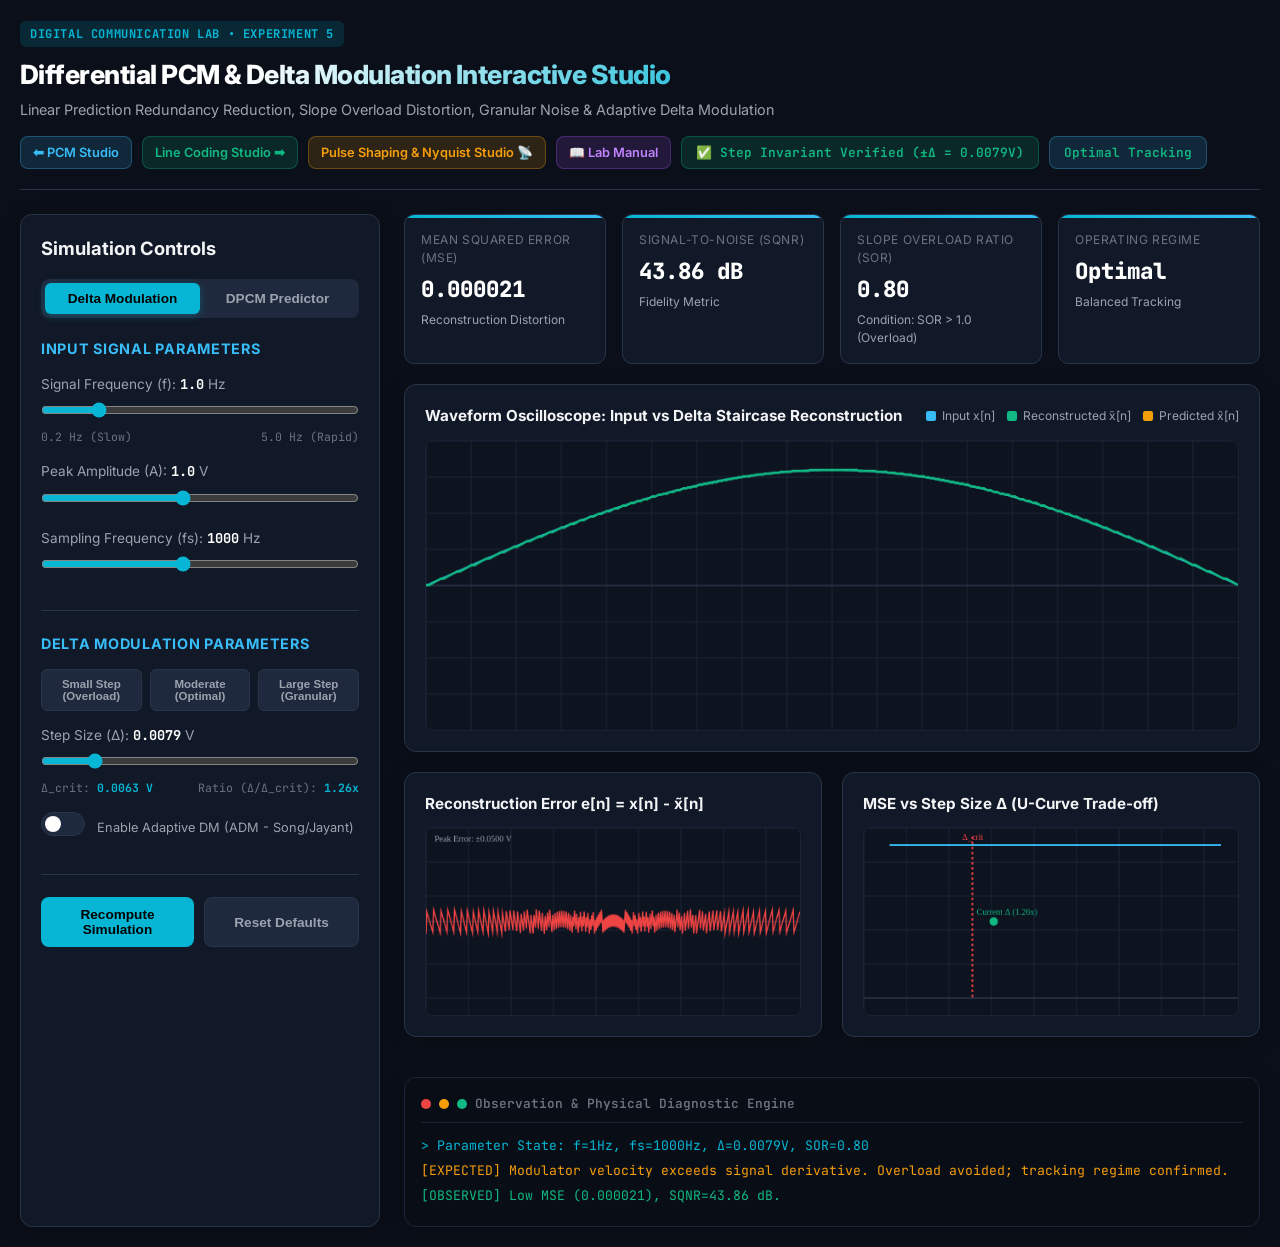
<file: index.html>
<!DOCTYPE html>
<html lang="en">
<head>
    <meta charset="UTF-8">
    <meta name="viewport" content="width=device-width, initial-scale=1.0">
    <title>DPCM & Delta Modulation — Digital Communication Laboratory</title>
    <link rel="stylesheet" href="styles.css">
    <link href="https://fonts.googleapis.com/css2?family=JetBrains+Mono:wght@400;600;700&family=Inter:wght@400;500;600;700;800&display=swap" rel="stylesheet">
</head>
<body>
    <div class="app-container">
        <!-- Header -->
        <header class="top-header">
            <div class="header-content">
                <div class="badge">DIGITAL COMMUNICATION LAB • EXPERIMENT 5</div>
                <h1>Differential PCM & Delta Modulation Interactive Studio</h1>
                <p class="subtitle">Linear Prediction Redundancy Reduction, Slope Overload Distortion, Granular Noise & Adaptive Delta Modulation</p>
            </div>
            <div class="header-badges" style="display: flex; align-items: center; gap: 10px; flex-wrap: wrap;">
                <a href="./uniform_quantization_pcm/web/index.html" style="background: rgba(56, 189, 248, 0.15); color: #38bdf8; border: 1px solid rgba(56, 189, 248, 0.3); padding: 6px 12px; border-radius: 8px; font-size: 0.8rem; font-weight: 600; text-decoration: none; display: inline-flex; align-items: center; gap: 6px;">
                    ⬅ PCM Studio
                </a>
                <a href="./line_coding_psd/web/index.html" style="background: rgba(16, 185, 129, 0.15); color: #10b981; border: 1px solid rgba(16, 185, 129, 0.3); padding: 6px 12px; border-radius: 8px; font-size: 0.8rem; font-weight: 600; text-decoration: none; display: inline-flex; align-items: center; gap: 6px;">
                    Line Coding Studio ➡
                </a>
                <a href="./pulse_shaping_nyquist/web/index.html" style="background: rgba(245, 158, 11, 0.15); color: #f59e0b; border: 1px solid rgba(245, 158, 11, 0.3); padding: 6px 12px; border-radius: 8px; font-size: 0.8rem; font-weight: 600; text-decoration: none; display: inline-flex; align-items: center; gap: 6px;">
                    Pulse Shaping & Nyquist Studio 📡
                </a>
                <a href="./README.md" target="_blank" style="background: rgba(168, 85, 247, 0.15); color: #c084fc; border: 1px solid rgba(168, 85, 247, 0.3); padding: 6px 12px; border-radius: 8px; font-size: 0.8rem; font-weight: 600; text-decoration: none;">
                    📖 Lab Manual
                </a>
                <span class="status-badge" id="validation-status-badge">✅ Step Invariant Verified (±Δ)</span>
                <span class="regime-badge" id="regime-badge">Optimal Tracking</span>
            </div>
        </header>

        <!-- Main Workspace Grid -->
        <main class="dashboard-grid">
            <!-- Sidebar: Simulation Controls -->
            <aside class="control-panel card">
                <h2>Simulation Controls</h2>

                <!-- Mode Selector Tabs -->
                <div class="tab-group">
                    <button class="tab-btn active" id="tab-dm" onclick="switchMode('dm')">Delta Modulation</button>
                    <button class="tab-btn" id="tab-dpcm" onclick="switchMode('dpcm')">DPCM Predictor</button>
                </div>

                <!-- Signal Settings -->
                <div class="control-section">
                    <h3>Input Signal Parameters</h3>
                    
                    <div class="control-row">
                        <label for="input-freq">Signal Frequency (f): <span class="val-display" id="val-freq">1.0</span> Hz</label>
                        <input type="range" id="input-freq" min="0.2" max="5.0" step="0.1" value="1.0">
                        <div class="slider-ticks">
                            <span>0.2 Hz (Slow)</span>
                            <span>5.0 Hz (Rapid)</span>
                        </div>
                    </div>

                    <div class="control-row">
                        <label for="input-amp">Peak Amplitude (A): <span class="val-display" id="val-amp">1.0</span> V</label>
                        <input type="range" id="input-amp" min="0.2" max="2.0" step="0.1" value="1.0">
                    </div>

                    <div class="control-row">
                        <label for="input-fs">Sampling Frequency (fs): <span class="val-display" id="val-fs">1000</span> Hz</label>
                        <input type="range" id="input-fs" min="200" max="2000" step="100" value="1000">
                    </div>
                </div>

                <!-- Delta Modulation Controls (Active in DM mode) -->
                <div class="control-section" id="dm-controls">
                    <h3>Delta Modulation Parameters</h3>
                    
                    <div class="preset-buttons">
                        <button class="btn-preset" onclick="setStepPreset(0.30)">Small Step (Overload)</button>
                        <button class="btn-preset" onclick="setStepPreset(1.25)">Moderate (Optimal)</button>
                        <button class="btn-preset" onclick="setStepPreset(5.00)">Large Step (Granular)</button>
                    </div>

                    <div class="control-row">
                        <label for="input-delta">Step Size (Δ): <span class="val-display" id="val-delta">0.0079</span> V</label>
                        <input type="range" id="input-delta" min="0.0005" max="0.0500" step="0.0005" value="0.0079">
                        <div class="slider-helper">
                            <span>Δ_crit: <b id="lbl-dcrit">0.0063 V</b></span>
                            <span>Ratio (Δ/Δ_crit): <b id="lbl-ratio">1.25x</b></span>
                        </div>
                    </div>

                    <div class="control-row checkbox-row">
                        <label class="toggle-switch">
                            <input type="checkbox" id="toggle-adm" onchange="updateSimulation()">
                            <span class="slider round"></span>
                        </label>
                        <span class="toggle-label">Enable Adaptive DM (ADM - Song/Jayant)</span>
                    </div>
                </div>

                <!-- DPCM Controls (Active in DPCM mode) -->
                <div class="control-section hidden" id="dpcm-controls">
                    <h3>DPCM Predictor Settings</h3>

                    <div class="control-row">
                        <label for="input-a1">Predictor Coefficient (a₁): <span class="val-display" id="val-a1">0.85</span></label>
                        <input type="range" id="input-a1" min="0.0" max="0.99" step="0.01" value="0.85">
                    </div>

                    <div class="control-row">
                        <label for="input-bits">Quantizer Bit Depth: <span class="val-display" id="val-bits">3</span> Bits (L=<span id="val-levels">8</span>)</label>
                        <input type="range" id="input-bits" min="1" max="6" step="1" value="3">
                    </div>

                    <div class="control-row checkbox-row">
                        <label class="toggle-switch">
                            <input type="checkbox" id="toggle-opt-a1" onchange="toggleOptimalA1()">
                            <span class="slider round"></span>
                        </label>
                        <span class="toggle-label">Auto-calculate Optimal a₁ = Rxx(1)/Rxx(0)</span>
                    </div>
                </div>

                <!-- Run / Reset -->
                <div class="btn-actions">
                    <button class="btn btn-primary" onclick="updateSimulation()">Recompute Simulation</button>
                    <button class="btn btn-secondary" onclick="resetDefaults()">Reset Defaults</button>
                </div>
            </aside>

            <!-- Center/Right: Oscilloscope Displays & Analytics -->
            <section class="display-area">
                <!-- Live Metrics Bar -->
                <div class="metrics-grid">
                    <div class="metric-card">
                        <div class="metric-title">Mean Squared Error (MSE)</div>
                        <div class="metric-val" id="metric-mse">0.000021</div>
                        <div class="metric-sub" id="metric-mse-sub">Reconstruction Distortion</div>
                    </div>
                    <div class="metric-card">
                        <div class="metric-title">Signal-to-Noise (SQNR)</div>
                        <div class="metric-val" id="metric-sqnr">43.86 dB</div>
                        <div class="metric-sub" id="metric-sqnr-sub">Fidelity Metric</div>
                    </div>
                    <div class="metric-card">
                        <div class="metric-title">Slope Overload Ratio (SOR)</div>
                        <div class="metric-val" id="metric-sor">0.80</div>
                        <div class="metric-sub" id="metric-sor-sub">Condition: SOR &gt; 1.0 (Overload)</div>
                    </div>
                    <div class="metric-card">
                        <div class="metric-title">Operating Regime</div>
                        <div class="metric-val" id="metric-regime">Optimal</div>
                        <div class="metric-sub" id="metric-regime-sub">Balanced Tracking</div>
                    </div>
                </div>

                <!-- Primary Waveform Canvas -->
                <div class="card canvas-card">
                    <div class="canvas-header">
                        <h3 id="main-canvas-title">Waveform Oscilloscope: Input vs Delta Staircase Reconstruction</h3>
                        <div class="legend-badges" id="canvas-legend">
                            <span class="leg-item"><span class="leg-color leg-blue"></span> Input x[n]</span>
                            <span class="leg-item"><span class="leg-color leg-green"></span> Reconstructed x̃[n]</span>
                            <span class="leg-item" id="leg-pred-item"><span class="leg-color leg-orange"></span> Predicted x̂[n]</span>
                        </div>
                    </div>
                    <canvas id="waveformCanvas" width="900" height="320"></canvas>
                </div>

                <!-- Secondary Canvas: Error Signal & Dynamic Adaptation / U-Curve -->
                <div class="canvas-split-grid">
                    <!-- Error Canvas -->
                    <div class="card canvas-card">
                        <div class="canvas-header">
                            <h3 id="error-canvas-title">Reconstruction Error e[n] = x[n] - x̃[n]</h3>
                        </div>
                        <canvas id="errorCanvas" width="440" height="220"></canvas>
                    </div>

                    <!-- Characteristic Curve Canvas (U-Curve in DM mode, PCM vs DPCM in DPCM mode) -->
                    <div class="card canvas-card">
                        <div class="canvas-header">
                            <h3 id="char-canvas-title">MSE vs Step Size Δ (U-Curve Trade-off)</h3>
                        </div>
                        <canvas id="charCanvas" width="440" height="220"></canvas>
                    </div>
                </div>

                <!-- Diagnostic Interpretation Terminal Panel -->
                <div class="card terminal-card">
                    <div class="terminal-header">
                        <span class="terminal-dot red"></span>
                        <span class="terminal-dot yellow"></span>
                        <span class="terminal-dot green"></span>
                        <span class="terminal-title">Observation & Physical Diagnostic Engine</span>
                    </div>
                    <div class="terminal-body" id="terminal-output">
                        <p class="term-line prompt">&gt; System initialized. Mandatory output step validation running...</p>
                    </div>
                </div>
            </section>
        </main>
    </div>

    <script src="app.js"></script>
</body>
</html>
</file>
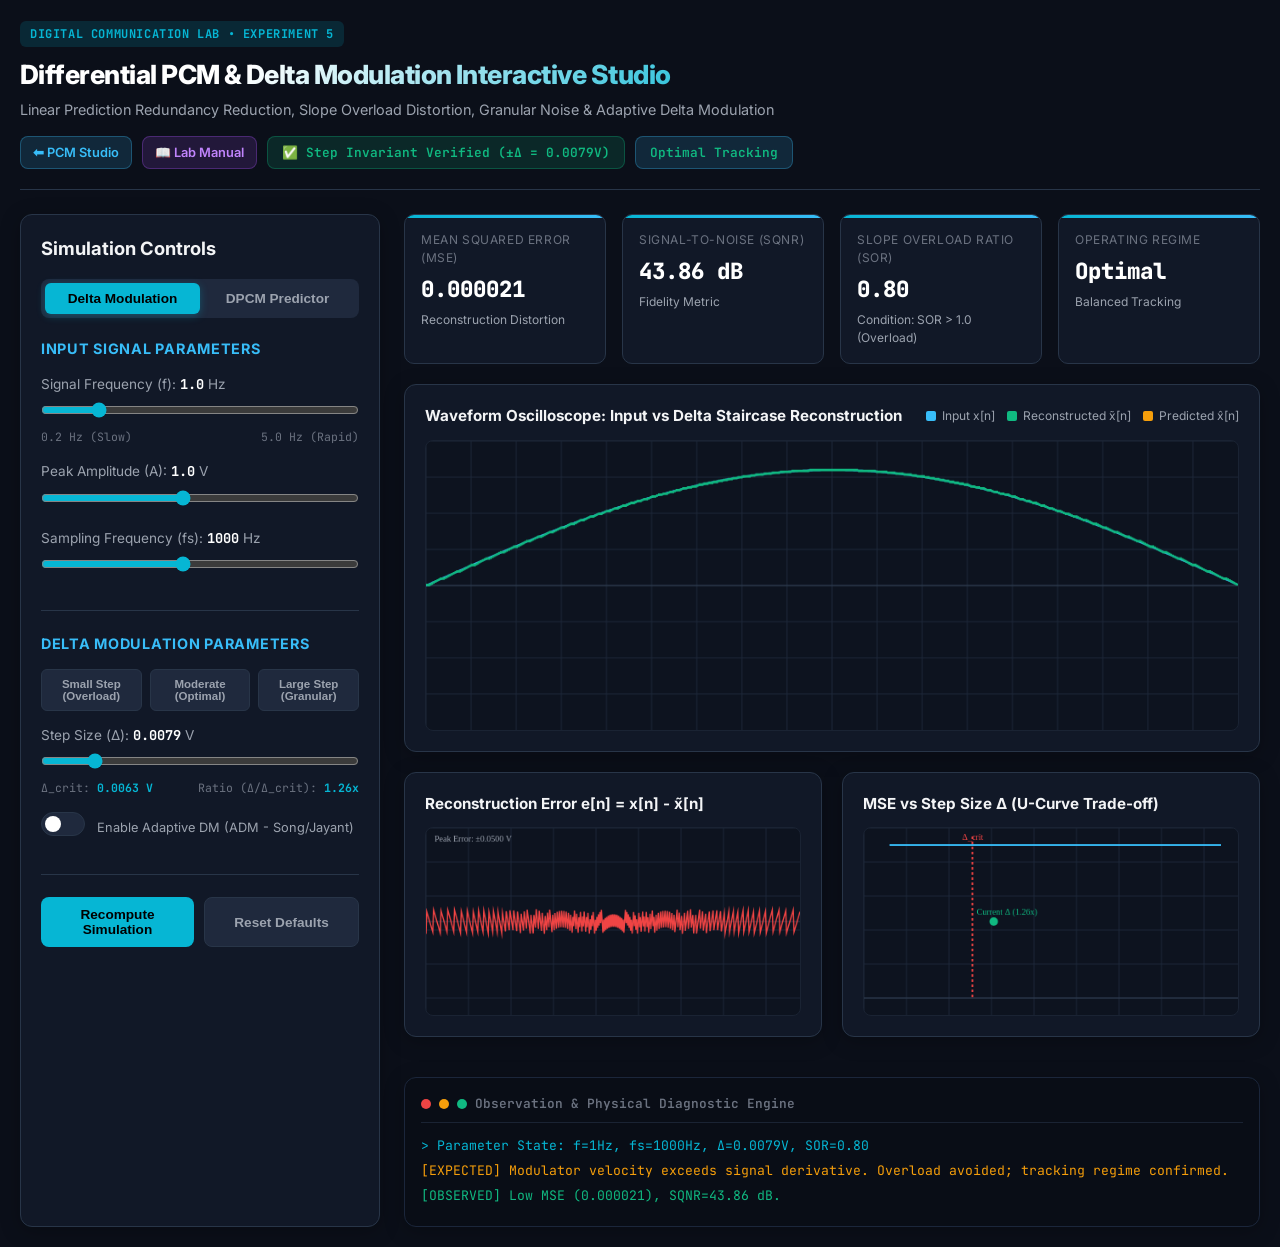
<file: dpcm/index.html>
<!DOCTYPE html>
<html lang="en">
<head>
    <meta charset="UTF-8">
    <meta name="viewport" content="width=device-width, initial-scale=1.0">
    <title>DPCM & Delta Modulation — Digital Communication Laboratory</title>
    <link rel="stylesheet" href="styles.css">
    <link href="https://fonts.googleapis.com/css2?family=JetBrains+Mono:wght@400;600;700&family=Inter:wght@400;500;600;700;800&display=swap" rel="stylesheet">
</head>
<body>
    <div class="app-container">
        <!-- Header -->
        <header class="top-header">
            <div class="header-content">
                <div class="badge">DIGITAL COMMUNICATION LAB • EXPERIMENT 5</div>
                <h1>Differential PCM & Delta Modulation Interactive Studio</h1>
                <p class="subtitle">Linear Prediction Redundancy Reduction, Slope Overload Distortion, Granular Noise & Adaptive Delta Modulation</p>
            </div>
            <div class="header-badges" style="display: flex; align-items: center; gap: 10px; flex-wrap: wrap;">
                <a href="../index.html" style="background: rgba(56, 189, 248, 0.15); color: #38bdf8; border: 1px solid rgba(56, 189, 248, 0.3); padding: 6px 12px; border-radius: 8px; font-size: 0.8rem; font-weight: 600; text-decoration: none; display: inline-flex; align-items: center; gap: 6px;">
                    ⬅ PCM Studio
                </a>
                <a href="../dpcm_delta_modulation/README.md" target="_blank" style="background: rgba(168, 85, 247, 0.15); color: #c084fc; border: 1px solid rgba(168, 85, 247, 0.3); padding: 6px 12px; border-radius: 8px; font-size: 0.8rem; font-weight: 600; text-decoration: none;">
                    📖 Lab Manual
                </a>
                <span class="status-badge" id="validation-status-badge">✅ Step Invariant Verified (±Δ)</span>
                <span class="regime-badge" id="regime-badge">Optimal Tracking</span>
            </div>
        </header>

        <!-- Main Workspace Grid -->
        <main class="dashboard-grid">
            <!-- Sidebar: Simulation Controls -->
            <aside class="control-panel card">
                <h2>Simulation Controls</h2>

                <!-- Mode Selector Tabs -->
                <div class="tab-group">
                    <button class="tab-btn active" id="tab-dm" onclick="switchMode('dm')">Delta Modulation</button>
                    <button class="tab-btn" id="tab-dpcm" onclick="switchMode('dpcm')">DPCM Predictor</button>
                </div>

                <!-- Signal Settings -->
                <div class="control-section">
                    <h3>Input Signal Parameters</h3>
                    
                    <div class="control-row">
                        <label for="input-freq">Signal Frequency (f): <span class="val-display" id="val-freq">1.0</span> Hz</label>
                        <input type="range" id="input-freq" min="0.2" max="5.0" step="0.1" value="1.0">
                        <div class="slider-ticks">
                            <span>0.2 Hz (Slow)</span>
                            <span>5.0 Hz (Rapid)</span>
                        </div>
                    </div>

                    <div class="control-row">
                        <label for="input-amp">Peak Amplitude (A): <span class="val-display" id="val-amp">1.0</span> V</label>
                        <input type="range" id="input-amp" min="0.2" max="2.0" step="0.1" value="1.0">
                    </div>

                    <div class="control-row">
                        <label for="input-fs">Sampling Frequency (fs): <span class="val-display" id="val-fs">1000</span> Hz</label>
                        <input type="range" id="input-fs" min="200" max="2000" step="100" value="1000">
                    </div>
                </div>

                <!-- Delta Modulation Controls (Active in DM mode) -->
                <div class="control-section" id="dm-controls">
                    <h3>Delta Modulation Parameters</h3>
                    
                    <div class="preset-buttons">
                        <button class="btn-preset" onclick="setStepPreset(0.30)">Small Step (Overload)</button>
                        <button class="btn-preset" onclick="setStepPreset(1.25)">Moderate (Optimal)</button>
                        <button class="btn-preset" onclick="setStepPreset(5.00)">Large Step (Granular)</button>
                    </div>

                    <div class="control-row">
                        <label for="input-delta">Step Size (Δ): <span class="val-display" id="val-delta">0.0079</span> V</label>
                        <input type="range" id="input-delta" min="0.0005" max="0.0500" step="0.0005" value="0.0079">
                        <div class="slider-helper">
                            <span>Δ_crit: <b id="lbl-dcrit">0.0063 V</b></span>
                            <span>Ratio (Δ/Δ_crit): <b id="lbl-ratio">1.25x</b></span>
                        </div>
                    </div>

                    <div class="control-row checkbox-row">
                        <label class="toggle-switch">
                            <input type="checkbox" id="toggle-adm" onchange="updateSimulation()">
                            <span class="slider round"></span>
                        </label>
                        <span class="toggle-label">Enable Adaptive DM (ADM - Song/Jayant)</span>
                    </div>
                </div>

                <!-- DPCM Controls (Active in DPCM mode) -->
                <div class="control-section hidden" id="dpcm-controls">
                    <h3>DPCM Predictor Settings</h3>

                    <div class="control-row">
                        <label for="input-a1">Predictor Coefficient (a₁): <span class="val-display" id="val-a1">0.85</span></label>
                        <input type="range" id="input-a1" min="0.0" max="0.99" step="0.01" value="0.85">
                    </div>

                    <div class="control-row">
                        <label for="input-bits">Quantizer Bit Depth: <span class="val-display" id="val-bits">3</span> Bits (L=<span id="val-levels">8</span>)</label>
                        <input type="range" id="input-bits" min="1" max="6" step="1" value="3">
                    </div>

                    <div class="control-row checkbox-row">
                        <label class="toggle-switch">
                            <input type="checkbox" id="toggle-opt-a1" onchange="toggleOptimalA1()">
                            <span class="slider round"></span>
                        </label>
                        <span class="toggle-label">Auto-calculate Optimal a₁ = Rxx(1)/Rxx(0)</span>
                    </div>
                </div>

                <!-- Run / Reset -->
                <div class="btn-actions">
                    <button class="btn btn-primary" onclick="updateSimulation()">Recompute Simulation</button>
                    <button class="btn btn-secondary" onclick="resetDefaults()">Reset Defaults</button>
                </div>
            </aside>

            <!-- Center/Right: Oscilloscope Displays & Analytics -->
            <section class="display-area">
                <!-- Live Metrics Bar -->
                <div class="metrics-grid">
                    <div class="metric-card">
                        <div class="metric-title">Mean Squared Error (MSE)</div>
                        <div class="metric-val" id="metric-mse">0.000021</div>
                        <div class="metric-sub" id="metric-mse-sub">Reconstruction Distortion</div>
                    </div>
                    <div class="metric-card">
                        <div class="metric-title">Signal-to-Noise (SQNR)</div>
                        <div class="metric-val" id="metric-sqnr">43.86 dB</div>
                        <div class="metric-sub" id="metric-sqnr-sub">Fidelity Metric</div>
                    </div>
                    <div class="metric-card">
                        <div class="metric-title">Slope Overload Ratio (SOR)</div>
                        <div class="metric-val" id="metric-sor">0.80</div>
                        <div class="metric-sub" id="metric-sor-sub">Condition: SOR &gt; 1.0 (Overload)</div>
                    </div>
                    <div class="metric-card">
                        <div class="metric-title">Operating Regime</div>
                        <div class="metric-val" id="metric-regime">Optimal</div>
                        <div class="metric-sub" id="metric-regime-sub">Balanced Tracking</div>
                    </div>
                </div>

                <!-- Primary Waveform Canvas -->
                <div class="card canvas-card">
                    <div class="canvas-header">
                        <h3 id="main-canvas-title">Waveform Oscilloscope: Input vs Delta Staircase Reconstruction</h3>
                        <div class="legend-badges" id="canvas-legend">
                            <span class="leg-item"><span class="leg-color leg-blue"></span> Input x[n]</span>
                            <span class="leg-item"><span class="leg-color leg-green"></span> Reconstructed x̃[n]</span>
                            <span class="leg-item" id="leg-pred-item"><span class="leg-color leg-orange"></span> Predicted x̂[n]</span>
                        </div>
                    </div>
                    <canvas id="waveformCanvas" width="900" height="320"></canvas>
                </div>

                <!-- Secondary Canvas: Error Signal & Dynamic Adaptation / U-Curve -->
                <div class="canvas-split-grid">
                    <!-- Error Canvas -->
                    <div class="card canvas-card">
                        <div class="canvas-header">
                            <h3 id="error-canvas-title">Reconstruction Error e[n] = x[n] - x̃[n]</h3>
                        </div>
                        <canvas id="errorCanvas" width="440" height="220"></canvas>
                    </div>

                    <!-- Characteristic Curve Canvas (U-Curve in DM mode, PCM vs DPCM in DPCM mode) -->
                    <div class="card canvas-card">
                        <div class="canvas-header">
                            <h3 id="char-canvas-title">MSE vs Step Size Δ (U-Curve Trade-off)</h3>
                        </div>
                        <canvas id="charCanvas" width="440" height="220"></canvas>
                    </div>
                </div>

                <!-- Diagnostic Interpretation Terminal Panel -->
                <div class="card terminal-card">
                    <div class="terminal-header">
                        <span class="terminal-dot red"></span>
                        <span class="terminal-dot yellow"></span>
                        <span class="terminal-dot green"></span>
                        <span class="terminal-title">Observation & Physical Diagnostic Engine</span>
                    </div>
                    <div class="terminal-body" id="terminal-output">
                        <p class="term-line prompt">&gt; System initialized. Mandatory output step validation running...</p>
                    </div>
                </div>
            </section>
        </main>
    </div>

    <script src="app.js"></script>
</body>
</html>
</file>
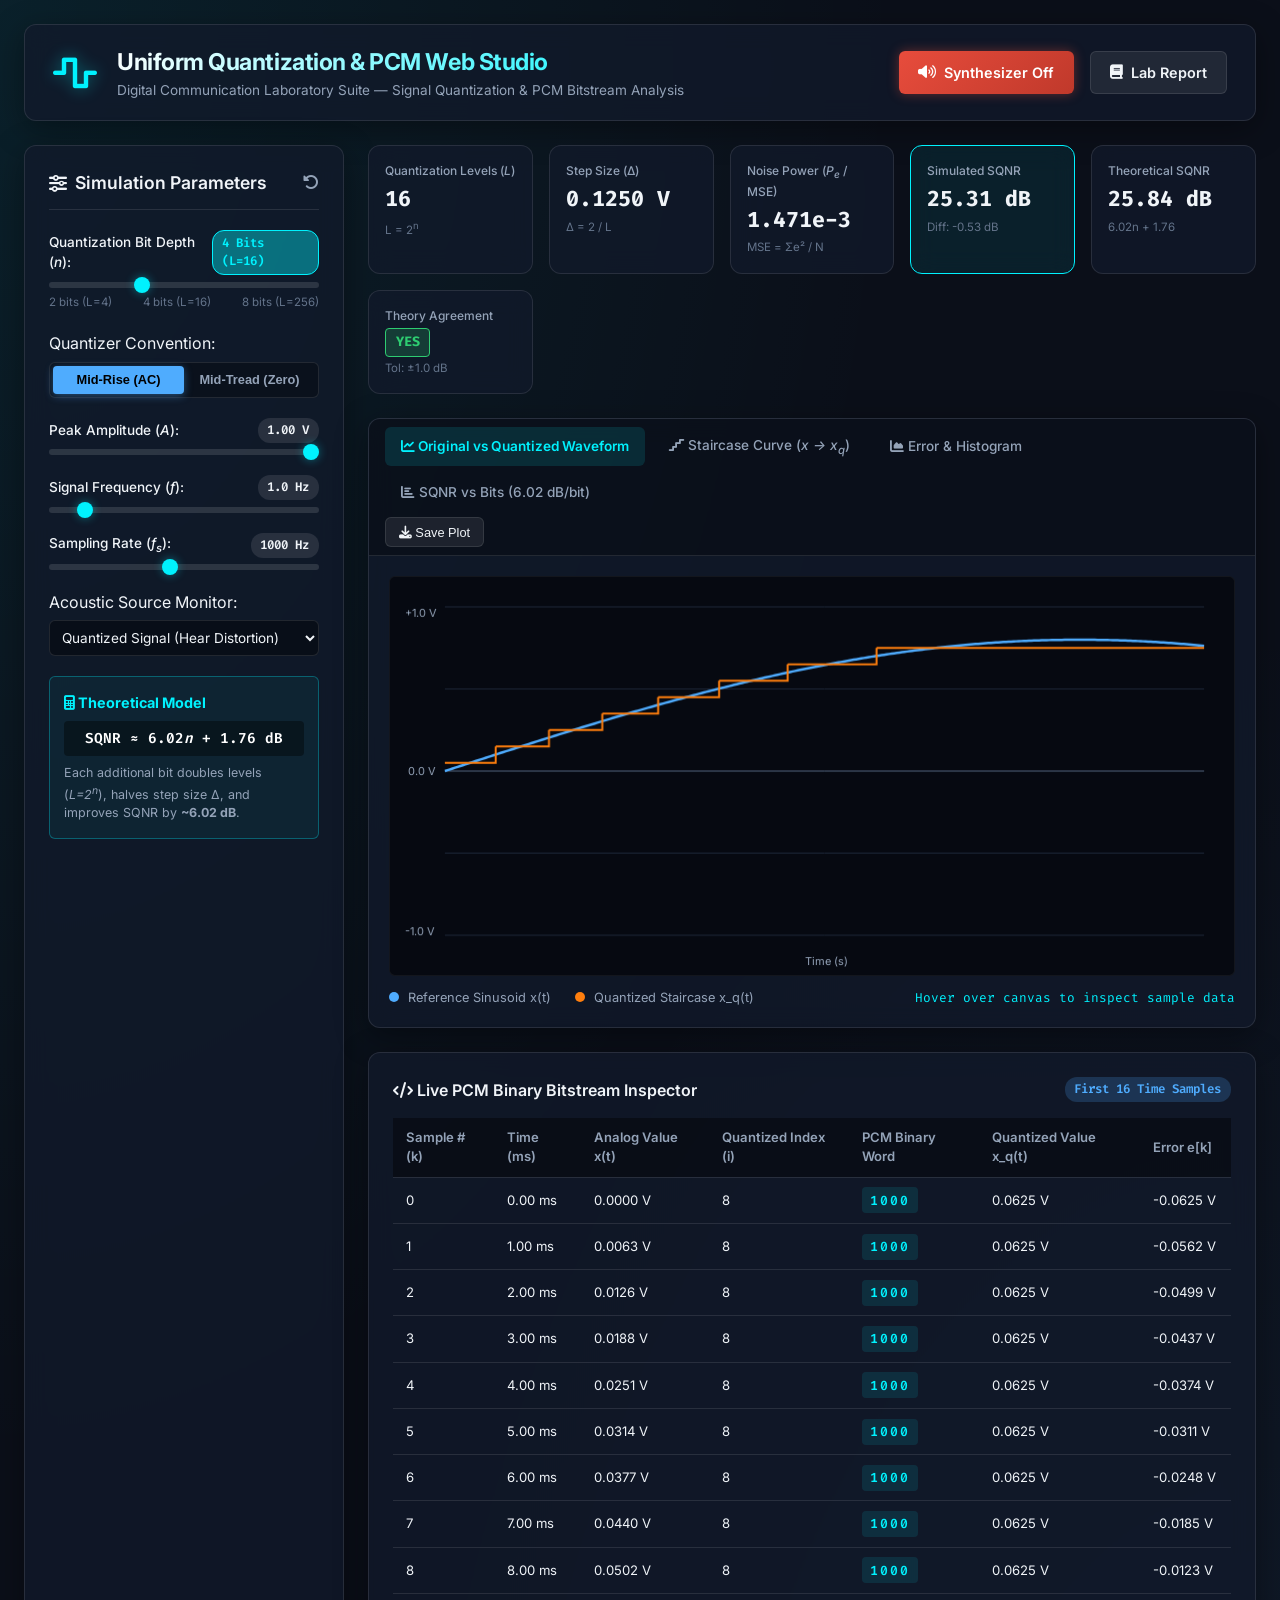
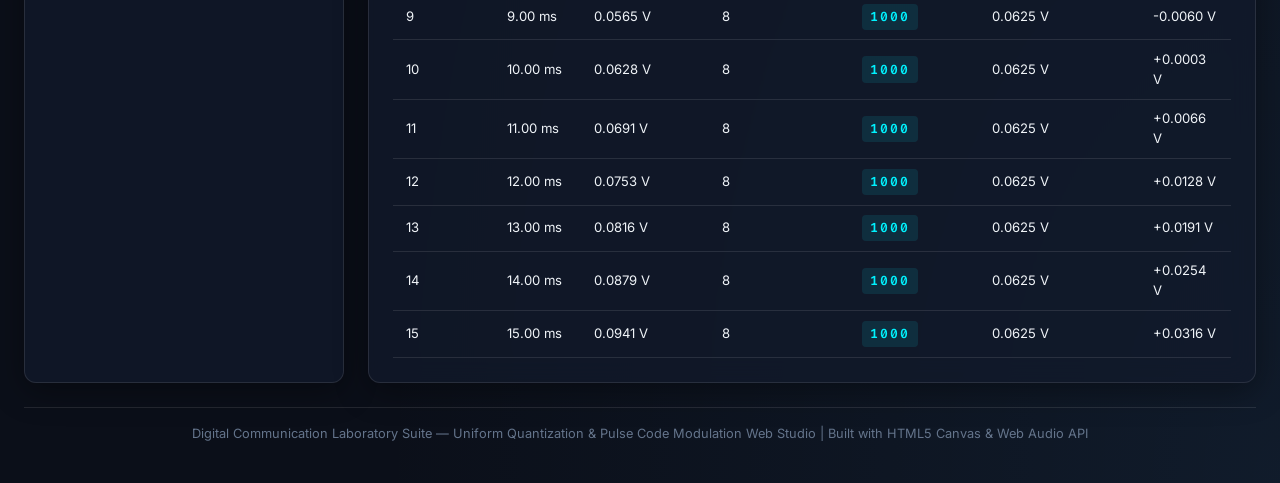
<file: uniform_quantization_pcm/index.html>
<!DOCTYPE html>
<html lang="en">
<head>
    <meta charset="UTF-8">
    <meta name="viewport" content="width=device-width, initial-scale=1.0">
    <title>Uniform Quantization & PCM Web Studio | Digital Communication Lab</title>
    <!-- Fonts & Icons -->
    <link rel="preconnect" href="https://fonts.googleapis.com">
    <link rel="preconnect" href="https://fonts.gstatic.com" crossorigin>
    <link href="https://fonts.googleapis.com/css2?family=Inter:wght@300;400;500;600;700&family=Fira+Code:wght@400;500;600&display=swap" rel="stylesheet">
    <link rel="stylesheet" href="https://cdnjs.cloudflare.com/ajax/libs/font-awesome/6.4.0/css/all.min.css">
    <!-- Custom CSS -->
    <link rel="stylesheet" href="styles.css">
</head>
<body>
    <div class="app-container">
        <!-- Top Header Navigation -->
        <header class="app-header">
            <div class="brand">
                <i class="fa-solid fa-wave-square brand-icon"></i>
                <div>
                    <h1>Uniform Quantization & PCM Web Studio</h1>
                    <p class="subtitle">Digital Communication Laboratory Suite — Signal Quantization & PCM Bitstream Analysis</p>
                </div>
            </div>
            <div class="header-actions">
                <button id="btn-audio-toggle" class="btn btn-audio">
                    <i class="fa-solid fa-volume-high"></i> <span id="audio-btn-text">Synthesizer Off</span>
                </button>
                <a href="README.md" target="_blank" class="btn btn-secondary">
                    <i class="fa-solid fa-book"></i> Lab Report
                </a>
            </div>
        </header>

        <!-- Main Workspace Layout -->
        <main class="workspace-grid">
            <!-- Sidebar Controls Panel -->
            <aside class="control-panel card">
                <div class="panel-header">
                    <h2><i class="fa-solid fa-sliders"></i> Simulation Parameters</h2>
                    <button id="btn-reset" class="btn-icon" title="Reset Defaults"><i class="fa-solid fa-rotate-left"></i></button>
                </div>

                <!-- Control 1: Bit Depth n -->
                <div class="control-group">
                    <div class="control-label-val">
                        <label for="slider-bits">Quantization Bit Depth (<i>n</i>):</label>
                        <span id="val-bits" class="badge badge-primary">4 Bits</span>
                    </div>
                    <input type="range" id="slider-bits" min="2" max="8" step="1" value="4">
                    <div class="scale-labels">
                        <span>2 bits (L=4)</span>
                        <span>4 bits (L=16)</span>
                        <span>8 bits (L=256)</span>
                    </div>
                </div>

                <!-- Control 2: Quantizer Mode -->
                <div class="control-group">
                    <label>Quantizer Convention:</label>
                    <div class="toggle-group">
                        <button id="btn-midrise" class="btn-toggle active">Mid-Rise (AC)</button>
                        <button id="btn-midtread" class="btn-toggle">Mid-Tread (Zero)</button>
                    </div>
                </div>

                <!-- Control 3: Amplitude A -->
                <div class="control-group">
                    <div class="control-label-val">
                        <label for="slider-amp">Peak Amplitude (<i>A</i>):</label>
                        <span id="val-amp" class="badge">1.00 V</span>
                    </div>
                    <input type="range" id="slider-amp" min="0.1" max="1.0" step="0.05" value="1.00">
                </div>

                <!-- Control 4: Frequency f -->
                <div class="control-group">
                    <div class="control-label-val">
                        <label for="slider-freq">Signal Frequency (<i>f</i>):</label>
                        <span id="val-freq" class="badge">1.0 Hz</span>
                    </div>
                    <input type="range" id="slider-freq" min="0.5" max="5.0" step="0.1" value="1.0">
                </div>

                <!-- Control 5: Sampling Rate fs -->
                <div class="control-group">
                    <div class="control-label-val">
                        <label for="slider-fs">Sampling Rate (<i>f<sub>s</sub></i>):</label>
                        <span id="val-fs" class="badge">1000 Hz</span>
                    </div>
                    <input type="range" id="slider-fs" min="200" max="2000" step="100" value="1000">
                </div>

                <!-- Control 6: Audio Synthesizer Source -->
                <div class="control-group">
                    <label>Acoustic Source Monitor:</label>
                    <select id="select-audio-source" class="form-select">
                        <option value="quantized">Quantized Signal (Hear Distortion)</option>
                        <option value="reference">Reference Continuous Sinusoid</option>
                        <option value="error">Quantization Error Signal e(t)</option>
                    </select>
                </div>

                <!-- Key Mathematical Derivation Card -->
                <div class="theory-box">
                    <h3><i class="fa-solid fa-calculator"></i> Theoretical Model</h3>
                    <div class="theory-eq">SQNR &approx; 6.02<i>n</i> + 1.76 dB</div>
                    <p class="theory-note">Each additional bit doubles levels (<i>L=2<sup>n</sup></i>), halves step size &Delta;, and improves SQNR by <strong>~6.02 dB</strong>.</p>
                </div>
            </aside>

            <!-- Main Display Column -->
            <section class="main-display">
                <!-- Metrics Bar Cards -->
                <div class="metrics-row">
                    <div class="metric-card">
                        <span class="metric-title">Quantization Levels (<i>L</i>)</span>
                        <span id="metric-levels" class="metric-value">16</span>
                        <span class="metric-sub">L = 2<sup>n</sup></span>
                    </div>
                    <div class="metric-card">
                        <span class="metric-title">Step Size (&Delta;)</span>
                        <span id="metric-delta" class="metric-value">0.1250 V</span>
                        <span class="metric-sub">&Delta; = 2 / L</span>
                    </div>
                    <div class="metric-card">
                        <span class="metric-title">Noise Power (<i>P<sub>e</sub></i> / MSE)</span>
                        <span id="metric-mse" class="metric-value">0.001471</span>
                        <span class="metric-sub">MSE = &Sigma;e&sup2; / N</span>
                    </div>
                    <div class="metric-card highlight">
                        <span class="metric-title">Simulated SQNR</span>
                        <span id="metric-sqnr-sim" class="metric-value">25.31 dB</span>
                        <span id="metric-sqnr-diff" class="metric-sub">Diff: -0.53 dB</span>
                    </div>
                    <div class="metric-card">
                        <span class="metric-title">Theoretical SQNR</span>
                        <span id="metric-sqnr-th" class="metric-value">25.84 dB</span>
                        <span class="metric-sub">6.02n + 1.76</span>
                    </div>
                    <div class="metric-card">
                        <span class="metric-title">Theory Agreement</span>
                        <span id="metric-agreement" class="metric-badge pass">YES</span>
                        <span class="metric-sub">Tol: &plusmn;1.0 dB</span>
                    </div>
                </div>

                <!-- Tabbed Canvas Visualizer Card -->
                <div class="visualizer-card card">
                    <!-- Tab Header -->
                    <div class="tab-header">
                        <div class="tabs">
                            <button class="tab-btn active" data-tab="tab-waveform"><i class="fa-solid fa-chart-line"></i> Original vs Quantized Waveform</button>
                            <button class="tab-btn" data-tab="tab-staircase"><i class="fa-solid fa-stairs"></i> Staircase Curve (<i>x &rarr; x<sub>q</sub></i>)</button>
                            <button class="tab-btn" data-tab="tab-error"><i class="fa-solid fa-chart-area"></i> Error & Histogram</button>
                            <button class="tab-btn" data-tab="tab-sqnr"><i class="fa-solid fa-chart-bar"></i> SQNR vs Bits (6.02 dB/bit)</button>
                        </div>
                        <div class="tab-controls">
                            <button id="btn-export-canvas" class="btn-sm"><i class="fa-solid fa-download"></i> Save Plot</button>
                        </div>
                    </div>

                    <!-- Tab Contents -->
                    <div class="tab-body">
                        <!-- Tab 1: Waveforms Canvas -->
                        <div id="tab-waveform" class="tab-pane active">
                            <canvas id="canvas-waveform" width="900" height="420"></canvas>
                            <div class="canvas-legend">
                                <span><span class="legend-dot continuous"></span> Reference Sinusoid x(t)</span>
                                <span><span class="legend-dot quantized"></span> Quantized Staircase x_q(t)</span>
                                <span id="hover-readout" class="readout-text">Hover over canvas to inspect sample data</span>
                            </div>
                        </div>

                        <!-- Tab 2: Staircase Canvas -->
                        <div id="tab-staircase" class="tab-pane">
                            <canvas id="canvas-staircase" width="900" height="420"></canvas>
                            <div class="canvas-legend">
                                <span><span class="legend-dot ideal"></span> Ideal Line (x_q = x)</span>
                                <span><span class="legend-dot staircase"></span> Mid-Rise Transfer Characteristic</span>
                                <span><span class="legend-dot levels"></span> Quantization Levels q_i</span>
                            </div>
                        </div>

                        <!-- Tab 3: Error & Histogram Canvas -->
                        <div id="tab-error" class="tab-pane">
                            <div class="dual-canvas-grid">
                                <div>
                                    <h4 class="subpanel-title">Quantization Error Waveform e(t) = x(t) - x_q(t)</h4>
                                    <canvas id="canvas-error-wave" width="440" height="370"></canvas>
                                </div>
                                <div>
                                    <h4 class="subpanel-title">Error Histogram vs Ideal Uniform PDF U[-&Delta;/2, +&Delta;/2]</h4>
                                    <canvas id="canvas-error-hist" width="440" height="370"></canvas>
                                </div>
                            </div>
                        </div>

                        <!-- Tab 4: SQNR vs Bits Canvas -->
                        <div id="tab-sqnr" class="tab-pane">
                            <canvas id="canvas-sqnr" width="900" height="420"></canvas>
                            <div class="canvas-legend">
                                <span><span class="legend-dot sim-line"></span> Simulated SQNR (dB)</span>
                                <span><span class="legend-dot theory-line"></span> Theoretical Line (6.02n + 1.76 dB)</span>
                            </div>
                        </div>
                    </div>
                </div>

                <!-- PCM Binary Inspector Table Card -->
                <div class="pcm-inspector-card card">
                    <div class="card-header-flex">
                        <h3><i class="fa-solid fa-code"></i> Live PCM Binary Bitstream Inspector</h3>
                        <span class="badge badge-info">First 16 Time Samples</span>
                    </div>
                    <div class="table-responsive">
                        <table class="pcm-table">
                            <thead>
                                <tr>
                                    <th>Sample # (k)</th>
                                    <th>Time (ms)</th>
                                    <th>Analog Value x(t)</th>
                                    <th>Quantized Index (i)</th>
                                    <th>PCM Binary Word</th>
                                    <th>Quantized Value x_q(t)</th>
                                    <th>Error e[k]</th>
                                </tr>
                            </thead>
                            <tbody id="pcm-table-body">
                                <!-- Dynamic rows generated by app.js -->
                            </tbody>
                        </table>
                    </div>
                </div>
            </section>
        </main>

        <!-- Footer -->
        <footer class="app-footer">
            <p>Digital Communication Laboratory Suite — Uniform Quantization & Pulse Code Modulation Web Studio | Built with HTML5 Canvas & Web Audio API</p>
        </footer>
    </div>

    <!-- Custom JavaScript Engine -->
    <script src="app.js"></script>
</body>
</html>
</file>
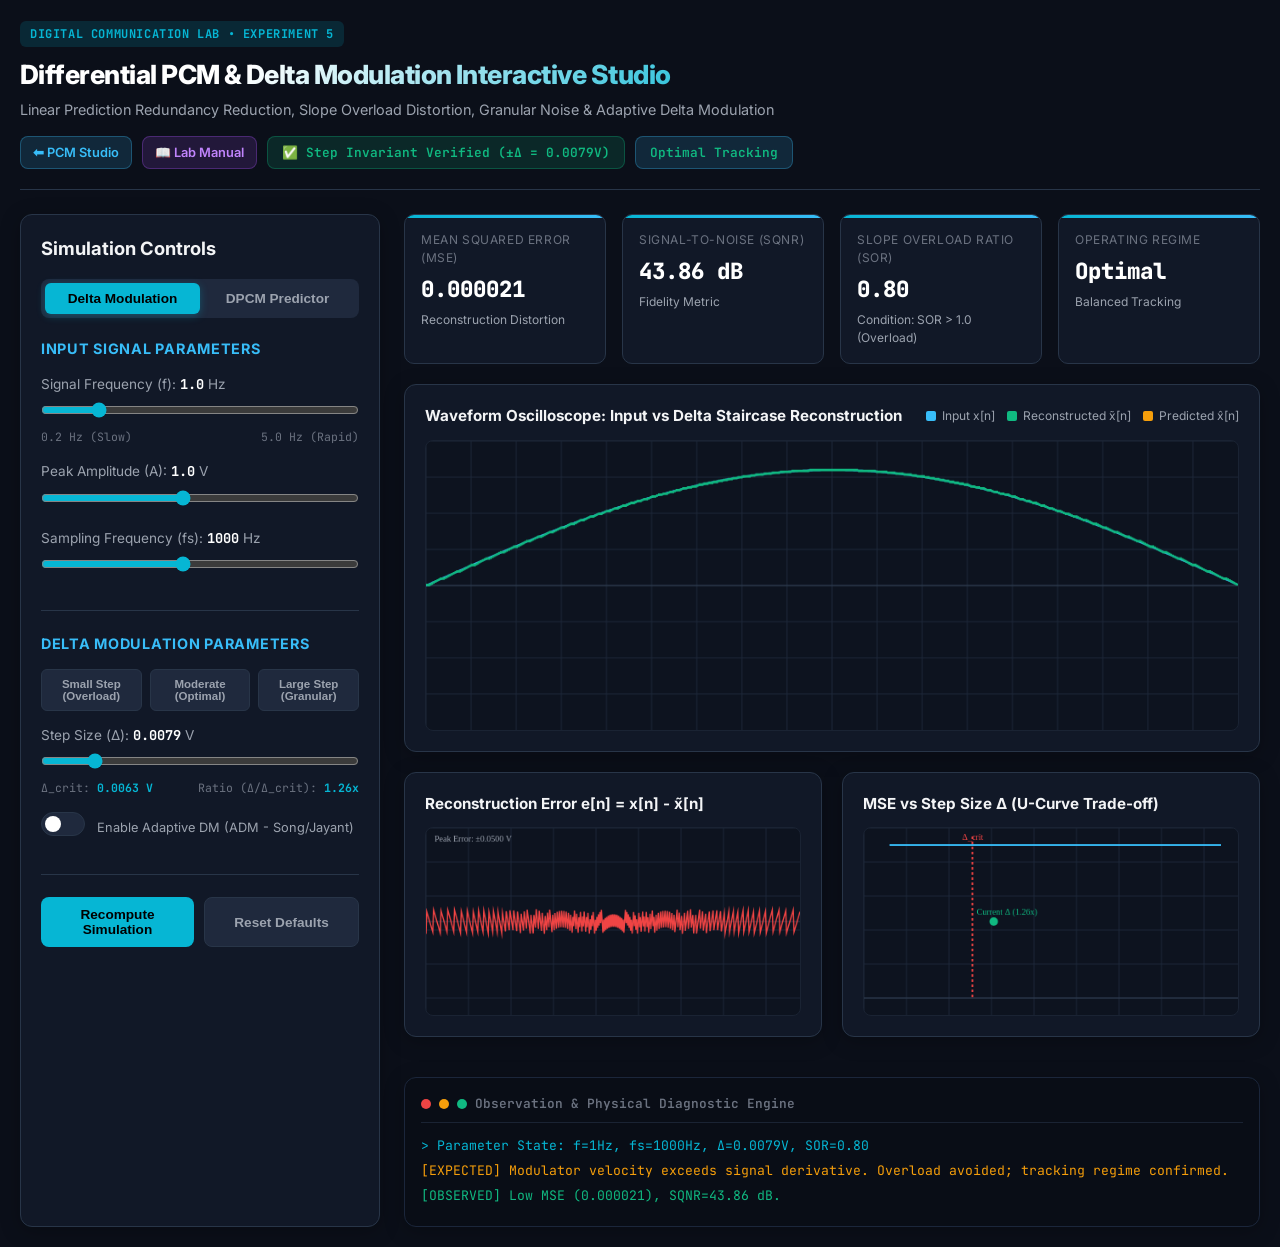
<file: dpcm_delta_modulation/web/index.html>
<!DOCTYPE html>
<html lang="en">
<head>
    <meta charset="UTF-8">
    <meta name="viewport" content="width=device-width, initial-scale=1.0">
    <title>DPCM & Delta Modulation — Digital Communication Laboratory</title>
    <link rel="stylesheet" href="styles.css">
    <link href="https://fonts.googleapis.com/css2?family=JetBrains+Mono:wght@400;600;700&family=Inter:wght@400;500;600;700;800&display=swap" rel="stylesheet">
</head>
<body>
    <div class="app-container">
        <!-- Header -->
        <header class="top-header">
            <div class="header-content">
                <div class="badge">DIGITAL COMMUNICATION LAB • EXPERIMENT 5</div>
                <h1>Differential PCM & Delta Modulation Interactive Studio</h1>
                <p class="subtitle">Linear Prediction Redundancy Reduction, Slope Overload Distortion, Granular Noise & Adaptive Delta Modulation</p>
            </div>
            <div class="header-badges" style="display: flex; align-items: center; gap: 10px; flex-wrap: wrap;">
                <a href="../../index.html" style="background: rgba(56, 189, 248, 0.15); color: #38bdf8; border: 1px solid rgba(56, 189, 248, 0.3); padding: 6px 12px; border-radius: 8px; font-size: 0.8rem; font-weight: 600; text-decoration: none; display: inline-flex; align-items: center; gap: 6px;">
                    ⬅ PCM Studio
                </a>
                <a href="../README.md" target="_blank" style="background: rgba(168, 85, 247, 0.15); color: #c084fc; border: 1px solid rgba(168, 85, 247, 0.3); padding: 6px 12px; border-radius: 8px; font-size: 0.8rem; font-weight: 600; text-decoration: none;">
                    📖 Lab Manual
                </a>
                <span class="status-badge" id="validation-status-badge">✅ Step Invariant Verified (±Δ)</span>
                <span class="regime-badge" id="regime-badge">Optimal Tracking</span>
            </div>
        </header>

        <!-- Main Workspace Grid -->
        <main class="dashboard-grid">
            <!-- Sidebar: Simulation Controls -->
            <aside class="control-panel card">
                <h2>Simulation Controls</h2>

                <!-- Mode Selector Tabs -->
                <div class="tab-group">
                    <button class="tab-btn active" id="tab-dm" onclick="switchMode('dm')">Delta Modulation</button>
                    <button class="tab-btn" id="tab-dpcm" onclick="switchMode('dpcm')">DPCM Predictor</button>
                </div>

                <!-- Signal Settings -->
                <div class="control-section">
                    <h3>Input Signal Parameters</h3>
                    
                    <div class="control-row">
                        <label for="input-freq">Signal Frequency (f): <span class="val-display" id="val-freq">1.0</span> Hz</label>
                        <input type="range" id="input-freq" min="0.2" max="5.0" step="0.1" value="1.0">
                        <div class="slider-ticks">
                            <span>0.2 Hz (Slow)</span>
                            <span>5.0 Hz (Rapid)</span>
                        </div>
                    </div>

                    <div class="control-row">
                        <label for="input-amp">Peak Amplitude (A): <span class="val-display" id="val-amp">1.0</span> V</label>
                        <input type="range" id="input-amp" min="0.2" max="2.0" step="0.1" value="1.0">
                    </div>

                    <div class="control-row">
                        <label for="input-fs">Sampling Frequency (fs): <span class="val-display" id="val-fs">1000</span> Hz</label>
                        <input type="range" id="input-fs" min="200" max="2000" step="100" value="1000">
                    </div>
                </div>

                <!-- Delta Modulation Controls (Active in DM mode) -->
                <div class="control-section" id="dm-controls">
                    <h3>Delta Modulation Parameters</h3>
                    
                    <div class="preset-buttons">
                        <button class="btn-preset" onclick="setStepPreset(0.30)">Small Step (Overload)</button>
                        <button class="btn-preset" onclick="setStepPreset(1.25)">Moderate (Optimal)</button>
                        <button class="btn-preset" onclick="setStepPreset(5.00)">Large Step (Granular)</button>
                    </div>

                    <div class="control-row">
                        <label for="input-delta">Step Size (Δ): <span class="val-display" id="val-delta">0.0079</span> V</label>
                        <input type="range" id="input-delta" min="0.0005" max="0.0500" step="0.0005" value="0.0079">
                        <div class="slider-helper">
                            <span>Δ_crit: <b id="lbl-dcrit">0.0063 V</b></span>
                            <span>Ratio (Δ/Δ_crit): <b id="lbl-ratio">1.25x</b></span>
                        </div>
                    </div>

                    <div class="control-row checkbox-row">
                        <label class="toggle-switch">
                            <input type="checkbox" id="toggle-adm" onchange="updateSimulation()">
                            <span class="slider round"></span>
                        </label>
                        <span class="toggle-label">Enable Adaptive DM (ADM - Song/Jayant)</span>
                    </div>
                </div>

                <!-- DPCM Controls (Active in DPCM mode) -->
                <div class="control-section hidden" id="dpcm-controls">
                    <h3>DPCM Predictor Settings</h3>

                    <div class="control-row">
                        <label for="input-a1">Predictor Coefficient (a₁): <span class="val-display" id="val-a1">0.85</span></label>
                        <input type="range" id="input-a1" min="0.0" max="0.99" step="0.01" value="0.85">
                    </div>

                    <div class="control-row">
                        <label for="input-bits">Quantizer Bit Depth: <span class="val-display" id="val-bits">3</span> Bits (L=<span id="val-levels">8</span>)</label>
                        <input type="range" id="input-bits" min="1" max="6" step="1" value="3">
                    </div>

                    <div class="control-row checkbox-row">
                        <label class="toggle-switch">
                            <input type="checkbox" id="toggle-opt-a1" onchange="toggleOptimalA1()">
                            <span class="slider round"></span>
                        </label>
                        <span class="toggle-label">Auto-calculate Optimal a₁ = Rxx(1)/Rxx(0)</span>
                    </div>
                </div>

                <!-- Run / Reset -->
                <div class="btn-actions">
                    <button class="btn btn-primary" onclick="updateSimulation()">Recompute Simulation</button>
                    <button class="btn btn-secondary" onclick="resetDefaults()">Reset Defaults</button>
                </div>
            </aside>

            <!-- Center/Right: Oscilloscope Displays & Analytics -->
            <section class="display-area">
                <!-- Live Metrics Bar -->
                <div class="metrics-grid">
                    <div class="metric-card">
                        <div class="metric-title">Mean Squared Error (MSE)</div>
                        <div class="metric-val" id="metric-mse">0.000021</div>
                        <div class="metric-sub" id="metric-mse-sub">Reconstruction Distortion</div>
                    </div>
                    <div class="metric-card">
                        <div class="metric-title">Signal-to-Noise (SQNR)</div>
                        <div class="metric-val" id="metric-sqnr">43.86 dB</div>
                        <div class="metric-sub" id="metric-sqnr-sub">Fidelity Metric</div>
                    </div>
                    <div class="metric-card">
                        <div class="metric-title">Slope Overload Ratio (SOR)</div>
                        <div class="metric-val" id="metric-sor">0.80</div>
                        <div class="metric-sub" id="metric-sor-sub">Condition: SOR &gt; 1.0 (Overload)</div>
                    </div>
                    <div class="metric-card">
                        <div class="metric-title">Operating Regime</div>
                        <div class="metric-val" id="metric-regime">Optimal</div>
                        <div class="metric-sub" id="metric-regime-sub">Balanced Tracking</div>
                    </div>
                </div>

                <!-- Primary Waveform Canvas -->
                <div class="card canvas-card">
                    <div class="canvas-header">
                        <h3 id="main-canvas-title">Waveform Oscilloscope: Input vs Delta Staircase Reconstruction</h3>
                        <div class="legend-badges" id="canvas-legend">
                            <span class="leg-item"><span class="leg-color leg-blue"></span> Input x[n]</span>
                            <span class="leg-item"><span class="leg-color leg-green"></span> Reconstructed x̃[n]</span>
                            <span class="leg-item" id="leg-pred-item"><span class="leg-color leg-orange"></span> Predicted x̂[n]</span>
                        </div>
                    </div>
                    <canvas id="waveformCanvas" width="900" height="320"></canvas>
                </div>

                <!-- Secondary Canvas: Error Signal & Dynamic Adaptation / U-Curve -->
                <div class="canvas-split-grid">
                    <!-- Error Canvas -->
                    <div class="card canvas-card">
                        <div class="canvas-header">
                            <h3 id="error-canvas-title">Reconstruction Error e[n] = x[n] - x̃[n]</h3>
                        </div>
                        <canvas id="errorCanvas" width="440" height="220"></canvas>
                    </div>

                    <!-- Characteristic Curve Canvas (U-Curve in DM mode, PCM vs DPCM in DPCM mode) -->
                    <div class="card canvas-card">
                        <div class="canvas-header">
                            <h3 id="char-canvas-title">MSE vs Step Size Δ (U-Curve Trade-off)</h3>
                        </div>
                        <canvas id="charCanvas" width="440" height="220"></canvas>
                    </div>
                </div>

                <!-- Diagnostic Interpretation Terminal Panel -->
                <div class="card terminal-card">
                    <div class="terminal-header">
                        <span class="terminal-dot red"></span>
                        <span class="terminal-dot yellow"></span>
                        <span class="terminal-dot green"></span>
                        <span class="terminal-title">Observation & Physical Diagnostic Engine</span>
                    </div>
                    <div class="terminal-body" id="terminal-output">
                        <p class="term-line prompt">&gt; System initialized. Mandatory output step validation running...</p>
                    </div>
                </div>
            </section>
        </main>
    </div>

    <script src="app.js"></script>
</body>
</html>
</file>
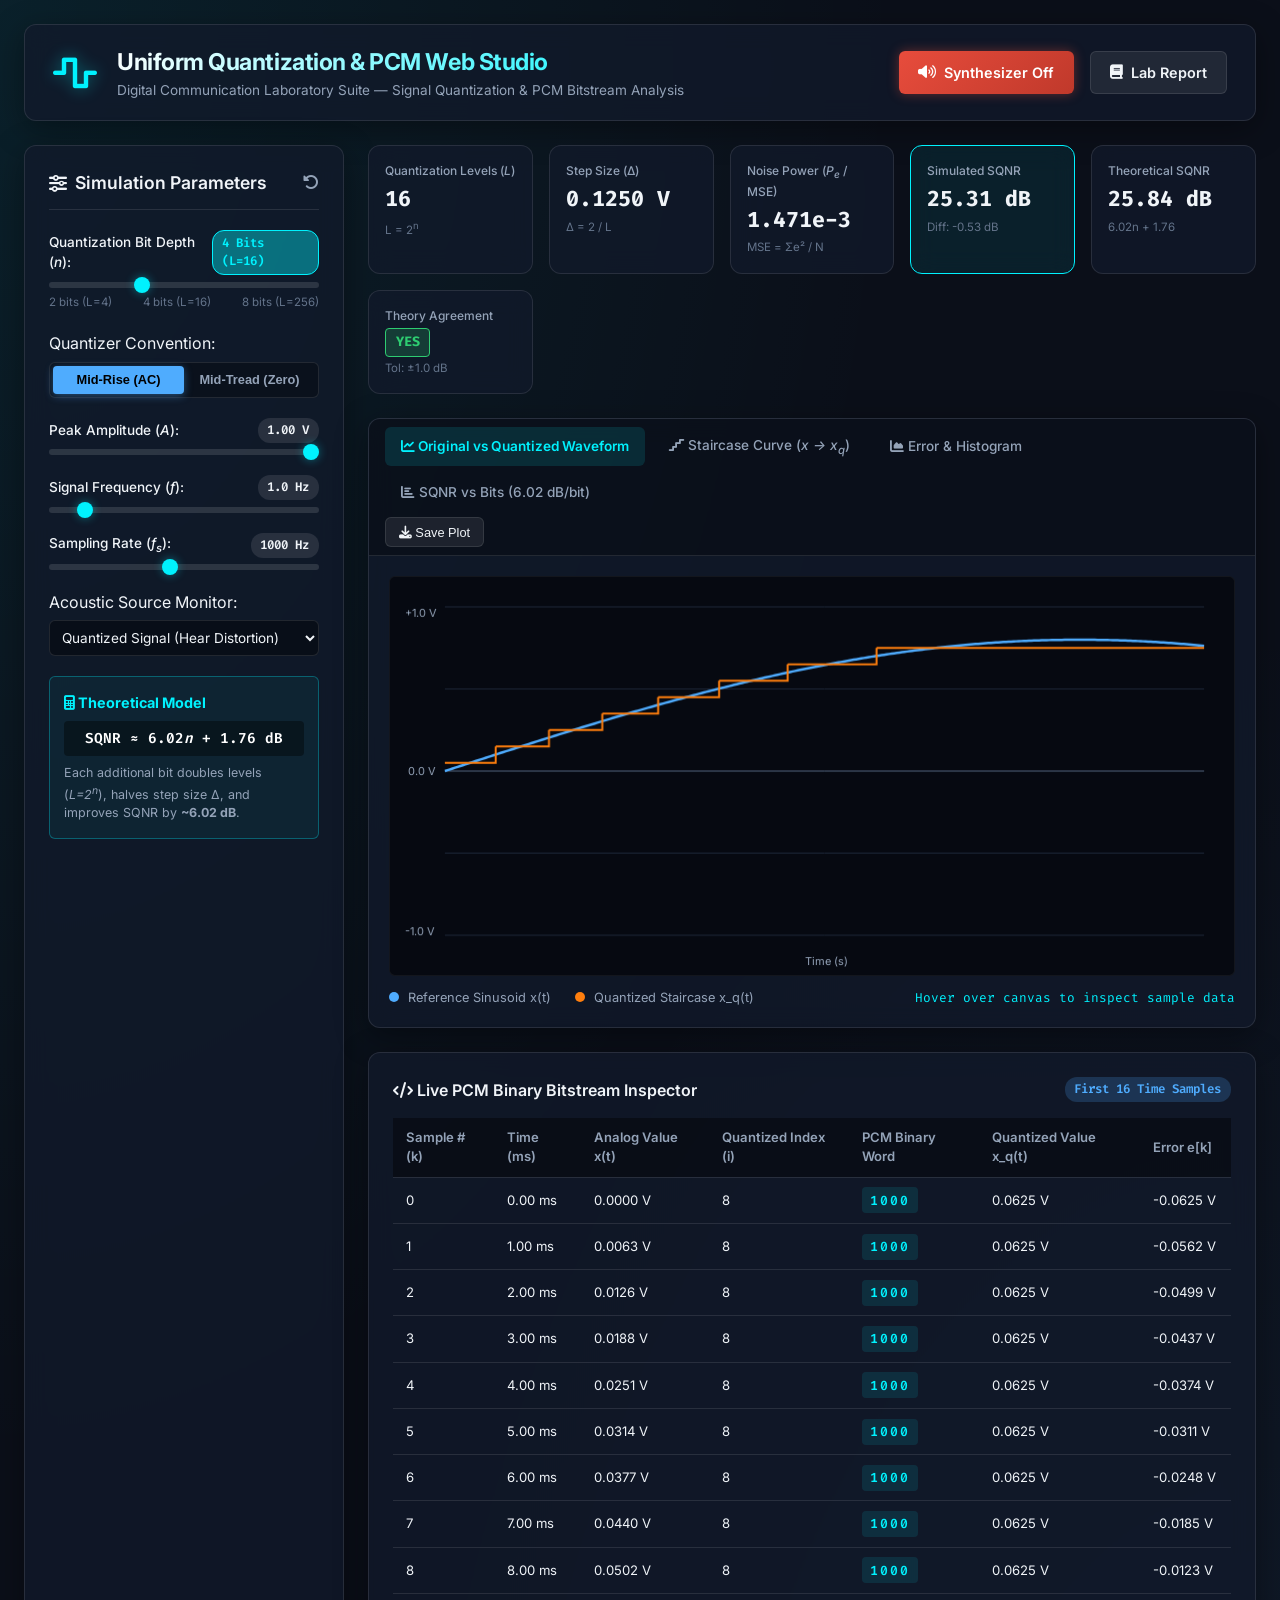
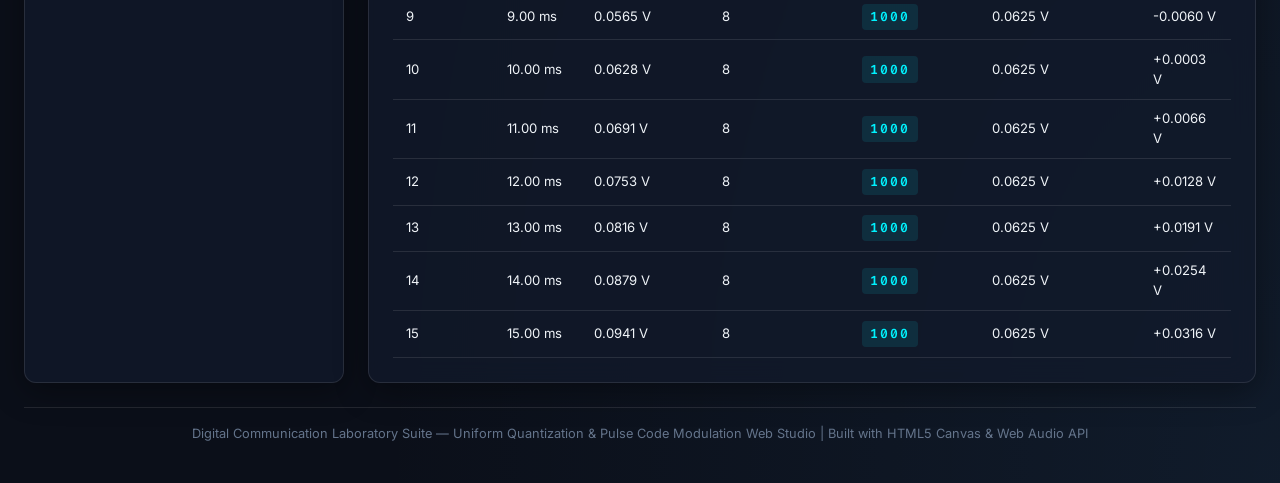
<file: uniform_quantization_pcm/web/index.html>
<!DOCTYPE html>
<html lang="en">
<head>
    <meta charset="UTF-8">
    <meta name="viewport" content="width=device-width, initial-scale=1.0">
    <title>Uniform Quantization & PCM Web Studio | Digital Communication Lab</title>
    <!-- Fonts & Icons -->
    <link rel="preconnect" href="https://fonts.googleapis.com">
    <link rel="preconnect" href="https://fonts.gstatic.com" crossorigin>
    <link href="https://fonts.googleapis.com/css2?family=Inter:wght@300;400;500;600;700&family=Fira+Code:wght@400;500;600&display=swap" rel="stylesheet">
    <link rel="stylesheet" href="https://cdnjs.cloudflare.com/ajax/libs/font-awesome/6.4.0/css/all.min.css">
    <!-- Custom CSS -->
    <link rel="stylesheet" href="styles.css">
</head>
<body>
    <div class="app-container">
        <!-- Top Header Navigation -->
        <header class="app-header">
            <div class="brand">
                <i class="fa-solid fa-wave-square brand-icon"></i>
                <div>
                    <h1>Uniform Quantization & PCM Web Studio</h1>
                    <p class="subtitle">Digital Communication Laboratory Suite — Signal Quantization & PCM Bitstream Analysis</p>
                </div>
            </div>
            <div class="header-actions">
                <button id="btn-audio-toggle" class="btn btn-audio">
                    <i class="fa-solid fa-volume-high"></i> <span id="audio-btn-text">Synthesizer Off</span>
                </button>
                <a href="../README.md" target="_blank" class="btn btn-secondary">
                    <i class="fa-solid fa-book"></i> Lab Report
                </a>
            </div>
        </header>

        <!-- Main Workspace Layout -->
        <main class="workspace-grid">
            <!-- Sidebar Controls Panel -->
            <aside class="control-panel card">
                <div class="panel-header">
                    <h2><i class="fa-solid fa-sliders"></i> Simulation Parameters</h2>
                    <button id="btn-reset" class="btn-icon" title="Reset Defaults"><i class="fa-solid fa-rotate-left"></i></button>
                </div>

                <!-- Control 1: Bit Depth n -->
                <div class="control-group">
                    <div class="control-label-val">
                        <label for="slider-bits">Quantization Bit Depth (<i>n</i>):</label>
                        <span id="val-bits" class="badge badge-primary">4 Bits</span>
                    </div>
                    <input type="range" id="slider-bits" min="2" max="8" step="1" value="4">
                    <div class="scale-labels">
                        <span>2 bits (L=4)</span>
                        <span>4 bits (L=16)</span>
                        <span>8 bits (L=256)</span>
                    </div>
                </div>

                <!-- Control 2: Quantizer Mode -->
                <div class="control-group">
                    <label>Quantizer Convention:</label>
                    <div class="toggle-group">
                        <button id="btn-midrise" class="btn-toggle active">Mid-Rise (AC)</button>
                        <button id="btn-midtread" class="btn-toggle">Mid-Tread (Zero)</button>
                    </div>
                </div>

                <!-- Control 3: Amplitude A -->
                <div class="control-group">
                    <div class="control-label-val">
                        <label for="slider-amp">Peak Amplitude (<i>A</i>):</label>
                        <span id="val-amp" class="badge">1.00 V</span>
                    </div>
                    <input type="range" id="slider-amp" min="0.1" max="1.0" step="0.05" value="1.00">
                </div>

                <!-- Control 4: Frequency f -->
                <div class="control-group">
                    <div class="control-label-val">
                        <label for="slider-freq">Signal Frequency (<i>f</i>):</label>
                        <span id="val-freq" class="badge">1.0 Hz</span>
                    </div>
                    <input type="range" id="slider-freq" min="0.5" max="5.0" step="0.1" value="1.0">
                </div>

                <!-- Control 5: Sampling Rate fs -->
                <div class="control-group">
                    <div class="control-label-val">
                        <label for="slider-fs">Sampling Rate (<i>f<sub>s</sub></i>):</label>
                        <span id="val-fs" class="badge">1000 Hz</span>
                    </div>
                    <input type="range" id="slider-fs" min="200" max="2000" step="100" value="1000">
                </div>

                <!-- Control 6: Audio Synthesizer Source -->
                <div class="control-group">
                    <label>Acoustic Source Monitor:</label>
                    <select id="select-audio-source" class="form-select">
                        <option value="quantized">Quantized Signal (Hear Distortion)</option>
                        <option value="reference">Reference Continuous Sinusoid</option>
                        <option value="error">Quantization Error Signal e(t)</option>
                    </select>
                </div>

                <!-- Key Mathematical Derivation Card -->
                <div class="theory-box">
                    <h3><i class="fa-solid fa-calculator"></i> Theoretical Model</h3>
                    <div class="theory-eq">SQNR &approx; 6.02<i>n</i> + 1.76 dB</div>
                    <p class="theory-note">Each additional bit doubles levels (<i>L=2<sup>n</sup></i>), halves step size &Delta;, and improves SQNR by <strong>~6.02 dB</strong>.</p>
                </div>
            </aside>

            <!-- Main Display Column -->
            <section class="main-display">
                <!-- Metrics Bar Cards -->
                <div class="metrics-row">
                    <div class="metric-card">
                        <span class="metric-title">Quantization Levels (<i>L</i>)</span>
                        <span id="metric-levels" class="metric-value">16</span>
                        <span class="metric-sub">L = 2<sup>n</sup></span>
                    </div>
                    <div class="metric-card">
                        <span class="metric-title">Step Size (&Delta;)</span>
                        <span id="metric-delta" class="metric-value">0.1250 V</span>
                        <span class="metric-sub">&Delta; = 2 / L</span>
                    </div>
                    <div class="metric-card">
                        <span class="metric-title">Noise Power (<i>P<sub>e</sub></i> / MSE)</span>
                        <span id="metric-mse" class="metric-value">0.001471</span>
                        <span class="metric-sub">MSE = &Sigma;e&sup2; / N</span>
                    </div>
                    <div class="metric-card highlight">
                        <span class="metric-title">Simulated SQNR</span>
                        <span id="metric-sqnr-sim" class="metric-value">25.31 dB</span>
                        <span id="metric-sqnr-diff" class="metric-sub">Diff: -0.53 dB</span>
                    </div>
                    <div class="metric-card">
                        <span class="metric-title">Theoretical SQNR</span>
                        <span id="metric-sqnr-th" class="metric-value">25.84 dB</span>
                        <span class="metric-sub">6.02n + 1.76</span>
                    </div>
                    <div class="metric-card">
                        <span class="metric-title">Theory Agreement</span>
                        <span id="metric-agreement" class="metric-badge pass">YES</span>
                        <span class="metric-sub">Tol: &plusmn;1.0 dB</span>
                    </div>
                </div>

                <!-- Tabbed Canvas Visualizer Card -->
                <div class="visualizer-card card">
                    <!-- Tab Header -->
                    <div class="tab-header">
                        <div class="tabs">
                            <button class="tab-btn active" data-tab="tab-waveform"><i class="fa-solid fa-chart-line"></i> Original vs Quantized Waveform</button>
                            <button class="tab-btn" data-tab="tab-staircase"><i class="fa-solid fa-stairs"></i> Staircase Curve (<i>x &rarr; x<sub>q</sub></i>)</button>
                            <button class="tab-btn" data-tab="tab-error"><i class="fa-solid fa-chart-area"></i> Error & Histogram</button>
                            <button class="tab-btn" data-tab="tab-sqnr"><i class="fa-solid fa-chart-bar"></i> SQNR vs Bits (6.02 dB/bit)</button>
                        </div>
                        <div class="tab-controls">
                            <button id="btn-export-canvas" class="btn-sm"><i class="fa-solid fa-download"></i> Save Plot</button>
                        </div>
                    </div>

                    <!-- Tab Contents -->
                    <div class="tab-body">
                        <!-- Tab 1: Waveforms Canvas -->
                        <div id="tab-waveform" class="tab-pane active">
                            <canvas id="canvas-waveform" width="900" height="420"></canvas>
                            <div class="canvas-legend">
                                <span><span class="legend-dot continuous"></span> Reference Sinusoid x(t)</span>
                                <span><span class="legend-dot quantized"></span> Quantized Staircase x_q(t)</span>
                                <span id="hover-readout" class="readout-text">Hover over canvas to inspect sample data</span>
                            </div>
                        </div>

                        <!-- Tab 2: Staircase Canvas -->
                        <div id="tab-staircase" class="tab-pane">
                            <canvas id="canvas-staircase" width="900" height="420"></canvas>
                            <div class="canvas-legend">
                                <span><span class="legend-dot ideal"></span> Ideal Line (x_q = x)</span>
                                <span><span class="legend-dot staircase"></span> Mid-Rise Transfer Characteristic</span>
                                <span><span class="legend-dot levels"></span> Quantization Levels q_i</span>
                            </div>
                        </div>

                        <!-- Tab 3: Error & Histogram Canvas -->
                        <div id="tab-error" class="tab-pane">
                            <div class="dual-canvas-grid">
                                <div>
                                    <h4 class="subpanel-title">Quantization Error Waveform e(t) = x(t) - x_q(t)</h4>
                                    <canvas id="canvas-error-wave" width="440" height="370"></canvas>
                                </div>
                                <div>
                                    <h4 class="subpanel-title">Error Histogram vs Ideal Uniform PDF U[-&Delta;/2, +&Delta;/2]</h4>
                                    <canvas id="canvas-error-hist" width="440" height="370"></canvas>
                                </div>
                            </div>
                        </div>

                        <!-- Tab 4: SQNR vs Bits Canvas -->
                        <div id="tab-sqnr" class="tab-pane">
                            <canvas id="canvas-sqnr" width="900" height="420"></canvas>
                            <div class="canvas-legend">
                                <span><span class="legend-dot sim-line"></span> Simulated SQNR (dB)</span>
                                <span><span class="legend-dot theory-line"></span> Theoretical Line (6.02n + 1.76 dB)</span>
                            </div>
                        </div>
                    </div>
                </div>

                <!-- PCM Binary Inspector Table Card -->
                <div class="pcm-inspector-card card">
                    <div class="card-header-flex">
                        <h3><i class="fa-solid fa-code"></i> Live PCM Binary Bitstream Inspector</h3>
                        <span class="badge badge-info">First 16 Time Samples</span>
                    </div>
                    <div class="table-responsive">
                        <table class="pcm-table">
                            <thead>
                                <tr>
                                    <th>Sample # (k)</th>
                                    <th>Time (ms)</th>
                                    <th>Analog Value x(t)</th>
                                    <th>Quantized Index (i)</th>
                                    <th>PCM Binary Word</th>
                                    <th>Quantized Value x_q(t)</th>
                                    <th>Error e[k]</th>
                                </tr>
                            </thead>
                            <tbody id="pcm-table-body">
                                <!-- Dynamic rows generated by app.js -->
                            </tbody>
                        </table>
                    </div>
                </div>
            </section>
        </main>

        <!-- Footer -->
        <footer class="app-footer">
            <p>Digital Communication Laboratory Suite — Uniform Quantization & Pulse Code Modulation Web Studio | Built with HTML5 Canvas & Web Audio API</p>
        </footer>
    </div>

    <!-- Custom JavaScript Engine -->
    <script src="app.js"></script>
</body>
</html>
</file>
<file: styles.css>
/* Modern Laboratory Theme — Dark Cyan & Slate Aesthetic */
:root {
    --bg-main: #0b0f19;
    --bg-card: #111827;
    --bg-input: #1f293d;
    --border-color: #283548;
    --text-primary: #f3f4f6;
    --text-secondary: #9ca3af;
    --text-muted: #6b7280;
    --accent-blue: #38bdf8;
    --accent-cyan: #06b6d4;
    --accent-green: #10b981;
    --accent-red: #ef4444;
    --accent-orange: #f59e0b;
    --accent-purple: #a855f7;
    --font-mono: 'JetBrains Mono', monospace;
    --font-sans: 'Inter', -apple-system, BlinkMacSystemFont, sans-serif;
}

* {
    box-sizing: border-box;
    margin: 0;
    padding: 0;
}

body {
    background-color: var(--bg-main);
    color: var(--text-primary);
    font-family: var(--font-sans);
    line-height: 1.5;
    padding: 20px;
    min-height: 100vh;
}

.app-container {
    max-width: 1400px;
    margin: 0 auto;
}

/* Header */
.top-header {
    display: flex;
    justify-content: space-between;
    align-items: center;
    padding-bottom: 20px;
    border-bottom: 1px solid var(--border-color);
    margin-bottom: 24px;
    flex-wrap: wrap;
    gap: 16px;
}

.badge {
    display: inline-block;
    background: rgba(6, 182, 212, 0.15);
    color: var(--accent-cyan);
    font-family: var(--font-mono);
    font-size: 0.75rem;
    font-weight: 700;
    padding: 4px 10px;
    border-radius: 6px;
    margin-bottom: 8px;
    letter-spacing: 0.05em;
}

.top-header h1 {
    font-size: 1.65rem;
    font-weight: 800;
    letter-spacing: -0.02em;
    background: linear-gradient(135deg, #ffffff 30%, var(--accent-cyan) 100%);
    -webkit-background-clip: text;
    -webkit-text-fill-color: transparent;
}

.subtitle {
    color: var(--text-secondary);
    font-size: 0.9rem;
    margin-top: 4px;
}

.header-badges {
    display: flex;
    gap: 10px;
}

.status-badge {
    background: rgba(16, 185, 129, 0.15);
    color: var(--accent-green);
    border: 1px solid rgba(16, 185, 129, 0.3);
    padding: 6px 14px;
    border-radius: 8px;
    font-family: var(--font-mono);
    font-size: 0.8rem;
    font-weight: 600;
}

.regime-badge {
    background: rgba(56, 189, 248, 0.15);
    color: var(--accent-blue);
    border: 1px solid rgba(56, 189, 248, 0.3);
    padding: 6px 14px;
    border-radius: 8px;
    font-family: var(--font-mono);
    font-size: 0.8rem;
    font-weight: 600;
}

/* Layout Grid */
.dashboard-grid {
    display: grid;
    grid-template-columns: 360px 1fr;
    gap: 24px;
}

@media (max-width: 1024px) {
    .dashboard-grid {
        grid-template-columns: 1fr;
    }
}

/* Cards */
.card {
    background: var(--bg-card);
    border: 1px solid var(--border-color);
    border-radius: 12px;
    padding: 20px;
    box-shadow: 0 4px 20px rgba(0, 0, 0, 0.25);
}

/* Control Panel */
.control-panel h2 {
    font-size: 1.15rem;
    margin-bottom: 16px;
    font-weight: 700;
}

.tab-group {
    display: flex;
    background: var(--bg-input);
    padding: 4px;
    border-radius: 8px;
    margin-bottom: 20px;
}

.tab-btn {
    flex: 1;
    background: transparent;
    border: none;
    color: var(--text-secondary);
    padding: 8px;
    font-size: 0.85rem;
    font-weight: 600;
    border-radius: 6px;
    cursor: pointer;
    transition: all 0.2s;
}

.tab-btn.active {
    background: var(--accent-cyan);
    color: #000;
    box-shadow: 0 2px 8px rgba(6, 182, 212, 0.3);
}

.control-section {
    margin-bottom: 22px;
    padding-bottom: 16px;
    border-bottom: 1px solid var(--border-color);
}

.control-section h3 {
    font-size: 0.9rem;
    text-transform: uppercase;
    color: var(--accent-blue);
    letter-spacing: 0.05em;
    margin-bottom: 14px;
}

.control-row {
    margin-bottom: 16px;
}

.control-row label {
    display: block;
    font-size: 0.85rem;
    color: var(--text-secondary);
    margin-bottom: 6px;
}

.val-display {
    color: #fff;
    font-family: var(--font-mono);
    font-weight: 700;
}

input[type="range"] {
    width: 100%;
    accent-color: var(--accent-cyan);
    cursor: pointer;
}

.slider-ticks, .slider-helper {
    display: flex;
    justify-content: space-between;
    font-size: 0.72rem;
    color: var(--text-muted);
    font-family: var(--font-mono);
    margin-top: 4px;
}

.slider-helper b {
    color: var(--accent-cyan);
}

/* Preset Buttons */
.preset-buttons {
    display: grid;
    grid-template-columns: repeat(3, 1fr);
    gap: 8px;
    margin-bottom: 14px;
}

.btn-preset {
    background: var(--bg-input);
    border: 1px solid var(--border-color);
    color: var(--text-secondary);
    font-size: 0.72rem;
    font-weight: 600;
    padding: 8px 4px;
    border-radius: 6px;
    cursor: pointer;
    transition: all 0.15s;
    text-align: center;
}

.btn-preset:hover {
    border-color: var(--accent-cyan);
    color: #fff;
}

/* Toggle Switch */
.checkbox-row {
    display: flex;
    align-items: center;
    gap: 12px;
}

.toggle-switch {
    position: relative;
    display: inline-block;
    width: 44px;
    height: 24px;
    flex-shrink: 0;
}

.toggle-switch input {
    opacity: 0;
    width: 0;
    height: 0;
}

.slider.round {
    position: absolute;
    cursor: pointer;
    top: 0; left: 0; right: 0; bottom: 0;
    background-color: var(--bg-input);
    border: 1px solid var(--border-color);
    transition: .3s;
    border-radius: 24px;
}

.slider.round:before {
    position: absolute;
    content: "";
    height: 16px;
    width: 16px;
    left: 3px;
    bottom: 3px;
    background-color: white;
    transition: .3s;
    border-radius: 50%;
}

input:checked + .slider.round {
    background-color: var(--accent-cyan);
}

input:checked + .slider.round:before {
    transform: translateX(20px);
    background-color: #000;
}

.toggle-label {
    font-size: 0.8rem;
    color: var(--text-secondary);
}

.hidden {
    display: none;
}

.btn-actions {
    display: flex;
    gap: 10px;
    margin-top: 10px;
}

.btn {
    flex: 1;
    padding: 10px;
    border-radius: 8px;
    font-weight: 600;
    font-size: 0.85rem;
    cursor: pointer;
    border: none;
    transition: all 0.2s;
}

.btn-primary {
    background: var(--accent-cyan);
    color: #000;
}

.btn-primary:hover {
    filter: brightness(1.1);
}

.btn-secondary {
    background: var(--bg-input);
    border: 1px solid var(--border-color);
    color: var(--text-secondary);
}

.btn-secondary:hover {
    color: #fff;
}

/* Metrics Grid */
.metrics-grid {
    display: grid;
    grid-template-columns: repeat(4, 1fr);
    gap: 16px;
    margin-bottom: 20px;
}

@media (max-width: 800px) {
    .metrics-grid {
        grid-template-columns: repeat(2, 1fr);
    }
}

.metric-card {
    background: var(--bg-card);
    border: 1px solid var(--border-color);
    border-radius: 10px;
    padding: 16px;
    position: relative;
    overflow: hidden;
}

.metric-card::after {
    content: '';
    position: absolute;
    top: 0; left: 0; right: 0;
    height: 3px;
    background: linear-gradient(90deg, var(--accent-cyan), var(--accent-blue));
}

.metric-title {
    font-size: 0.75rem;
    color: var(--text-muted);
    text-transform: uppercase;
    letter-spacing: 0.05em;
    margin-bottom: 6px;
}

.metric-val {
    font-family: var(--font-mono);
    font-size: 1.4rem;
    font-weight: 800;
    color: #fff;
}

.metric-sub {
    font-size: 0.75rem;
    color: var(--text-secondary);
    margin-top: 4px;
}

/* Canvas Area */
.canvas-card {
    margin-bottom: 20px;
}

.canvas-header {
    display: flex;
    justify-content: space-between;
    align-items: center;
    margin-bottom: 12px;
}

.canvas-header h3 {
    font-size: 0.95rem;
    font-weight: 700;
}

.legend-badges {
    display: flex;
    gap: 12px;
}

.leg-item {
    font-size: 0.75rem;
    color: var(--text-secondary);
    display: flex;
    align-items: center;
    gap: 6px;
}

.leg-color {
    width: 10px;
    height: 10px;
    border-radius: 2px;
    display: inline-block;
}

.leg-blue { background: #38bdf8; }
.leg-green { background: #10b981; }
.leg-orange { background: #f59e0b; }

canvas {
    width: 100%;
    background: #0d131f;
    border-radius: 8px;
    border: 1px solid #1a2333;
    display: block;
}

.canvas-split-grid {
    display: grid;
    grid-template-columns: 1fr 1fr;
    gap: 20px;
    margin-bottom: 20px;
}

@media (max-width: 800px) {
    .canvas-split-grid {
        grid-template-columns: 1fr;
    }
}

/* Diagnostic Terminal */
.terminal-card {
    background: #090d16;
    border: 1px solid #1b263b;
    padding: 16px;
}

.terminal-header {
    display: flex;
    align-items: center;
    gap: 8px;
    margin-bottom: 12px;
    padding-bottom: 8px;
    border-bottom: 1px solid #1a2333;
}

.terminal-dot {
    width: 10px;
    height: 10px;
    border-radius: 50%;
}

.terminal-dot.red { background: #ef4444; }
.terminal-dot.yellow { background: #f59e0b; }
.terminal-dot.green { background: #10b981; }

.terminal-title {
    font-family: var(--font-mono);
    font-size: 0.8rem;
    color: var(--text-muted);
    font-weight: 600;
}

.terminal-body {
    font-family: var(--font-mono);
    font-size: 0.82rem;
    max-height: 160px;
    overflow-y: auto;
    color: #d1d5db;
    line-height: 1.6;
}

.term-line {
    margin-bottom: 4px;
}

.term-line.prompt { color: var(--accent-cyan); }
.term-line.expected { color: var(--accent-orange); }
.term-line.confirmed { color: var(--accent-green); }
.term-line.error { color: var(--accent-red); }
</file>
<file: dpcm/styles.css>
/* Modern Laboratory Theme — Dark Cyan & Slate Aesthetic */
:root {
    --bg-main: #0b0f19;
    --bg-card: #111827;
    --bg-input: #1f293d;
    --border-color: #283548;
    --text-primary: #f3f4f6;
    --text-secondary: #9ca3af;
    --text-muted: #6b7280;
    --accent-blue: #38bdf8;
    --accent-cyan: #06b6d4;
    --accent-green: #10b981;
    --accent-red: #ef4444;
    --accent-orange: #f59e0b;
    --accent-purple: #a855f7;
    --font-mono: 'JetBrains Mono', monospace;
    --font-sans: 'Inter', -apple-system, BlinkMacSystemFont, sans-serif;
}

* {
    box-sizing: border-box;
    margin: 0;
    padding: 0;
}

body {
    background-color: var(--bg-main);
    color: var(--text-primary);
    font-family: var(--font-sans);
    line-height: 1.5;
    padding: 20px;
    min-height: 100vh;
}

.app-container {
    max-width: 1400px;
    margin: 0 auto;
}

/* Header */
.top-header {
    display: flex;
    justify-content: space-between;
    align-items: center;
    padding-bottom: 20px;
    border-bottom: 1px solid var(--border-color);
    margin-bottom: 24px;
    flex-wrap: wrap;
    gap: 16px;
}

.badge {
    display: inline-block;
    background: rgba(6, 182, 212, 0.15);
    color: var(--accent-cyan);
    font-family: var(--font-mono);
    font-size: 0.75rem;
    font-weight: 700;
    padding: 4px 10px;
    border-radius: 6px;
    margin-bottom: 8px;
    letter-spacing: 0.05em;
}

.top-header h1 {
    font-size: 1.65rem;
    font-weight: 800;
    letter-spacing: -0.02em;
    background: linear-gradient(135deg, #ffffff 30%, var(--accent-cyan) 100%);
    -webkit-background-clip: text;
    -webkit-text-fill-color: transparent;
}

.subtitle {
    color: var(--text-secondary);
    font-size: 0.9rem;
    margin-top: 4px;
}

.header-badges {
    display: flex;
    gap: 10px;
}

.status-badge {
    background: rgba(16, 185, 129, 0.15);
    color: var(--accent-green);
    border: 1px solid rgba(16, 185, 129, 0.3);
    padding: 6px 14px;
    border-radius: 8px;
    font-family: var(--font-mono);
    font-size: 0.8rem;
    font-weight: 600;
}

.regime-badge {
    background: rgba(56, 189, 248, 0.15);
    color: var(--accent-blue);
    border: 1px solid rgba(56, 189, 248, 0.3);
    padding: 6px 14px;
    border-radius: 8px;
    font-family: var(--font-mono);
    font-size: 0.8rem;
    font-weight: 600;
}

/* Layout Grid */
.dashboard-grid {
    display: grid;
    grid-template-columns: 360px 1fr;
    gap: 24px;
}

@media (max-width: 1024px) {
    .dashboard-grid {
        grid-template-columns: 1fr;
    }
}

/* Cards */
.card {
    background: var(--bg-card);
    border: 1px solid var(--border-color);
    border-radius: 12px;
    padding: 20px;
    box-shadow: 0 4px 20px rgba(0, 0, 0, 0.25);
}

/* Control Panel */
.control-panel h2 {
    font-size: 1.15rem;
    margin-bottom: 16px;
    font-weight: 700;
}

.tab-group {
    display: flex;
    background: var(--bg-input);
    padding: 4px;
    border-radius: 8px;
    margin-bottom: 20px;
}

.tab-btn {
    flex: 1;
    background: transparent;
    border: none;
    color: var(--text-secondary);
    padding: 8px;
    font-size: 0.85rem;
    font-weight: 600;
    border-radius: 6px;
    cursor: pointer;
    transition: all 0.2s;
}

.tab-btn.active {
    background: var(--accent-cyan);
    color: #000;
    box-shadow: 0 2px 8px rgba(6, 182, 212, 0.3);
}

.control-section {
    margin-bottom: 22px;
    padding-bottom: 16px;
    border-bottom: 1px solid var(--border-color);
}

.control-section h3 {
    font-size: 0.9rem;
    text-transform: uppercase;
    color: var(--accent-blue);
    letter-spacing: 0.05em;
    margin-bottom: 14px;
}

.control-row {
    margin-bottom: 16px;
}

.control-row label {
    display: block;
    font-size: 0.85rem;
    color: var(--text-secondary);
    margin-bottom: 6px;
}

.val-display {
    color: #fff;
    font-family: var(--font-mono);
    font-weight: 700;
}

input[type="range"] {
    width: 100%;
    accent-color: var(--accent-cyan);
    cursor: pointer;
}

.slider-ticks, .slider-helper {
    display: flex;
    justify-content: space-between;
    font-size: 0.72rem;
    color: var(--text-muted);
    font-family: var(--font-mono);
    margin-top: 4px;
}

.slider-helper b {
    color: var(--accent-cyan);
}

/* Preset Buttons */
.preset-buttons {
    display: grid;
    grid-template-columns: repeat(3, 1fr);
    gap: 8px;
    margin-bottom: 14px;
}

.btn-preset {
    background: var(--bg-input);
    border: 1px solid var(--border-color);
    color: var(--text-secondary);
    font-size: 0.72rem;
    font-weight: 600;
    padding: 8px 4px;
    border-radius: 6px;
    cursor: pointer;
    transition: all 0.15s;
    text-align: center;
}

.btn-preset:hover {
    border-color: var(--accent-cyan);
    color: #fff;
}

/* Toggle Switch */
.checkbox-row {
    display: flex;
    align-items: center;
    gap: 12px;
}

.toggle-switch {
    position: relative;
    display: inline-block;
    width: 44px;
    height: 24px;
    flex-shrink: 0;
}

.toggle-switch input {
    opacity: 0;
    width: 0;
    height: 0;
}

.slider.round {
    position: absolute;
    cursor: pointer;
    top: 0; left: 0; right: 0; bottom: 0;
    background-color: var(--bg-input);
    border: 1px solid var(--border-color);
    transition: .3s;
    border-radius: 24px;
}

.slider.round:before {
    position: absolute;
    content: "";
    height: 16px;
    width: 16px;
    left: 3px;
    bottom: 3px;
    background-color: white;
    transition: .3s;
    border-radius: 50%;
}

input:checked + .slider.round {
    background-color: var(--accent-cyan);
}

input:checked + .slider.round:before {
    transform: translateX(20px);
    background-color: #000;
}

.toggle-label {
    font-size: 0.8rem;
    color: var(--text-secondary);
}

.hidden {
    display: none;
}

.btn-actions {
    display: flex;
    gap: 10px;
    margin-top: 10px;
}

.btn {
    flex: 1;
    padding: 10px;
    border-radius: 8px;
    font-weight: 600;
    font-size: 0.85rem;
    cursor: pointer;
    border: none;
    transition: all 0.2s;
}

.btn-primary {
    background: var(--accent-cyan);
    color: #000;
}

.btn-primary:hover {
    filter: brightness(1.1);
}

.btn-secondary {
    background: var(--bg-input);
    border: 1px solid var(--border-color);
    color: var(--text-secondary);
}

.btn-secondary:hover {
    color: #fff;
}

/* Metrics Grid */
.metrics-grid {
    display: grid;
    grid-template-columns: repeat(4, 1fr);
    gap: 16px;
    margin-bottom: 20px;
}

@media (max-width: 800px) {
    .metrics-grid {
        grid-template-columns: repeat(2, 1fr);
    }
}

.metric-card {
    background: var(--bg-card);
    border: 1px solid var(--border-color);
    border-radius: 10px;
    padding: 16px;
    position: relative;
    overflow: hidden;
}

.metric-card::after {
    content: '';
    position: absolute;
    top: 0; left: 0; right: 0;
    height: 3px;
    background: linear-gradient(90deg, var(--accent-cyan), var(--accent-blue));
}

.metric-title {
    font-size: 0.75rem;
    color: var(--text-muted);
    text-transform: uppercase;
    letter-spacing: 0.05em;
    margin-bottom: 6px;
}

.metric-val {
    font-family: var(--font-mono);
    font-size: 1.4rem;
    font-weight: 800;
    color: #fff;
}

.metric-sub {
    font-size: 0.75rem;
    color: var(--text-secondary);
    margin-top: 4px;
}

/* Canvas Area */
.canvas-card {
    margin-bottom: 20px;
}

.canvas-header {
    display: flex;
    justify-content: space-between;
    align-items: center;
    margin-bottom: 12px;
}

.canvas-header h3 {
    font-size: 0.95rem;
    font-weight: 700;
}

.legend-badges {
    display: flex;
    gap: 12px;
}

.leg-item {
    font-size: 0.75rem;
    color: var(--text-secondary);
    display: flex;
    align-items: center;
    gap: 6px;
}

.leg-color {
    width: 10px;
    height: 10px;
    border-radius: 2px;
    display: inline-block;
}

.leg-blue { background: #38bdf8; }
.leg-green { background: #10b981; }
.leg-orange { background: #f59e0b; }

canvas {
    width: 100%;
    background: #0d131f;
    border-radius: 8px;
    border: 1px solid #1a2333;
    display: block;
}

.canvas-split-grid {
    display: grid;
    grid-template-columns: 1fr 1fr;
    gap: 20px;
    margin-bottom: 20px;
}

@media (max-width: 800px) {
    .canvas-split-grid {
        grid-template-columns: 1fr;
    }
}

/* Diagnostic Terminal */
.terminal-card {
    background: #090d16;
    border: 1px solid #1b263b;
    padding: 16px;
}

.terminal-header {
    display: flex;
    align-items: center;
    gap: 8px;
    margin-bottom: 12px;
    padding-bottom: 8px;
    border-bottom: 1px solid #1a2333;
}

.terminal-dot {
    width: 10px;
    height: 10px;
    border-radius: 50%;
}

.terminal-dot.red { background: #ef4444; }
.terminal-dot.yellow { background: #f59e0b; }
.terminal-dot.green { background: #10b981; }

.terminal-title {
    font-family: var(--font-mono);
    font-size: 0.8rem;
    color: var(--text-muted);
    font-weight: 600;
}

.terminal-body {
    font-family: var(--font-mono);
    font-size: 0.82rem;
    max-height: 160px;
    overflow-y: auto;
    color: #d1d5db;
    line-height: 1.6;
}

.term-line {
    margin-bottom: 4px;
}

.term-line.prompt { color: var(--accent-cyan); }
.term-line.expected { color: var(--accent-orange); }
.term-line.confirmed { color: var(--accent-green); }
.term-line.error { color: var(--accent-red); }
</file>
<file: uniform_quantization_pcm/styles.css>
/* ==========================================================================
   Uniform Quantization & PCM Web Studio — Dark Theme Glassmorphism Styling
   ========================================================================== */

:root {
    --bg-dark: #0b0f19;
    --bg-card: rgba(18, 26, 43, 0.75);
    --bg-card-hover: rgba(26, 38, 64, 0.85);
    --border-color: rgba(255, 255, 255, 0.1);
    --border-glow: rgba(0, 242, 254, 0.3);
    
    --primary: #00f2fe;
    --primary-glow: rgba(0, 242, 254, 0.4);
    --secondary: #4facfe;
    --accent: #ff7f0e;
    --success: #2ecc71;
    --warning: #f39c12;
    --danger: #e74c3c;
    
    --text-main: #f0f4f8;
    --text-muted: #94a3b8;
    --text-dim: #64748b;
    
    --font-main: 'Inter', -apple-system, BlinkMacSystemFont, sans-serif;
    --font-mono: 'Fira Code', monospace;
    
    --radius-sm: 6px;
    --radius-md: 12px;
    --radius-lg: 18px;
    
    --shadow-card: 0 8px 32px 0 rgba(0, 0, 0, 0.37);
}

* {
    box-sizing: border-box;
    margin: 0;
    padding: 0;
}

body {
    background-color: var(--bg-dark);
    background-image: 
        radial-gradient(at 0% 0%, rgba(0, 242, 254, 0.08) 0px, transparent 50%),
        radial-gradient(at 100% 100%, rgba(79, 172, 254, 0.08) 0px, transparent 50%);
    color: var(--text-main);
    font-family: var(--font-main);
    line-height: 1.5;
    min-height: 100vh;
    padding: 1.5rem;
}

/* Layout Container */
.app-container {
    max-width: 1440px;
    margin: 0 auto;
    display: flex;
    flex-direction: column;
    gap: 1.5rem;
}

/* Header */
.app-header {
    display: flex;
    justify-content: space-between;
    align-items: center;
    padding: 1.25rem 1.75rem;
    background: var(--bg-card);
    backdrop-filter: blur(12px);
    border: 1px solid var(--border-color);
    border-radius: var(--radius-md);
    box-shadow: var(--shadow-card);
}

.brand {
    display: flex;
    align-items: center;
    gap: 1.25rem;
}

.brand-icon {
    font-size: 2.2rem;
    color: var(--primary);
    filter: drop-shadow(0 0 8px var(--primary-glow));
}

.app-header h1 {
    font-size: 1.45rem;
    font-weight: 700;
    letter-spacing: -0.02em;
    background: linear-gradient(135deg, #ffffff 0%, var(--primary) 100%);
    -webkit-background-clip: text;
    -webkit-text-fill-color: transparent;
}

.subtitle {
    font-size: 0.85rem;
    color: var(--text-muted);
}

.header-actions {
    display: flex;
    gap: 1rem;
}

/* Buttons */
.btn {
    display: inline-flex;
    align-items: center;
    gap: 0.5rem;
    padding: 0.6rem 1.2rem;
    font-size: 0.9rem;
    font-weight: 600;
    font-family: var(--font-main);
    border-radius: var(--radius-sm);
    border: none;
    cursor: pointer;
    transition: all 0.2s ease;
    text-decoration: none;
}

.btn-audio {
    background: linear-gradient(135deg, #e74c3c 0%, #c0392b 100%);
    color: white;
    box-shadow: 0 0 12px rgba(231, 76, 60, 0.4);
}

.btn-audio.active {
    background: linear-gradient(135deg, #2ecc71 0%, #27ae60 100%);
    box-shadow: 0 0 12px rgba(46, 204, 113, 0.4);
}

.btn-secondary {
    background: rgba(255, 255, 255, 0.08);
    color: var(--text-main);
    border: 1px solid var(--border-color);
}

.btn-secondary:hover {
    background: rgba(255, 255, 255, 0.15);
}

.btn-sm {
    padding: 0.4rem 0.8rem;
    font-size: 0.8rem;
    background: rgba(255, 255, 255, 0.08);
    color: var(--text-main);
    border: 1px solid var(--border-color);
    border-radius: var(--radius-sm);
    cursor: pointer;
    transition: 0.2s;
}

.btn-sm:hover {
    background: var(--primary);
    color: #000;
}

.btn-icon {
    background: transparent;
    border: none;
    color: var(--text-muted);
    font-size: 1rem;
    cursor: pointer;
    transition: color 0.2s;
}

.btn-icon:hover {
    color: var(--primary);
}

/* Workspace Grid */
.workspace-grid {
    display: grid;
    grid-template-columns: 320px 1fr;
    gap: 1.5rem;
}

@media (max-width: 1024px) {
    .workspace-grid {
        grid-template-columns: 1fr;
    }
}

/* Card Styling */
.card {
    background: var(--bg-card);
    backdrop-filter: blur(12px);
    border: 1px solid var(--border-color);
    border-radius: var(--radius-md);
    box-shadow: var(--shadow-card);
    padding: 1.5rem;
}

/* Control Panel */
.control-panel {
    display: flex;
    flex-direction: column;
    gap: 1.25rem;
}

.panel-header {
    display: flex;
    justify-content: space-between;
    align-items: center;
    border-bottom: 1px solid var(--border-color);
    padding-bottom: 0.75rem;
}

.panel-header h2 {
    font-size: 1.1rem;
    font-weight: 600;
    color: var(--text-main);
    display: flex;
    align-items: center;
    gap: 0.5rem;
}

.control-group {
    display: flex;
    flex-direction: column;
    gap: 0.4rem;
}

.control-label-val {
    display: flex;
    justify-content: space-between;
    align-items: center;
    font-size: 0.85rem;
    font-weight: 500;
}

/* Form Controls & Range Sliders */
input[type="range"] {
    -webkit-appearance: none;
    width: 100%;
    height: 6px;
    background: rgba(255, 255, 255, 0.12);
    border-radius: 3px;
    outline: none;
}

input[type="range"]::-webkit-slider-thumb {
    -webkit-appearance: none;
    width: 16px;
    height: 16px;
    border-radius: 50%;
    background: var(--primary);
    box-shadow: 0 0 10px var(--primary-glow);
    cursor: pointer;
    transition: transform 0.1s;
}

input[type="range"]::-webkit-slider-thumb:hover {
    transform: scale(1.2);
}

.scale-labels {
    display: flex;
    justify-content: space-between;
    font-size: 0.72rem;
    color: var(--text-dim);
}

/* Toggle Buttons */
.toggle-group {
    display: flex;
    background: rgba(0, 0, 0, 0.3);
    padding: 3px;
    border-radius: var(--radius-sm);
    border: 1px solid var(--border-color);
}

.btn-toggle {
    flex: 1;
    padding: 0.4rem 0.5rem;
    font-size: 0.8rem;
    font-weight: 600;
    background: transparent;
    color: var(--text-muted);
    border: none;
    border-radius: 4px;
    cursor: pointer;
    transition: all 0.2s;
}

.btn-toggle.active {
    background: var(--secondary);
    color: #000;
    box-shadow: 0 2px 8px rgba(79, 172, 254, 0.4);
}

.form-select {
    width: 100%;
    padding: 0.5rem;
    background: rgba(0, 0, 0, 0.4);
    color: var(--text-main);
    border: 1px solid var(--border-color);
    border-radius: var(--radius-sm);
    font-family: var(--font-main);
    font-size: 0.85rem;
    outline: none;
}

/* Badges */
.badge {
    padding: 0.2rem 0.6rem;
    border-radius: 12px;
    font-size: 0.78rem;
    font-weight: 600;
    font-family: var(--font-mono);
    background: rgba(255, 255, 255, 0.1);
    color: var(--text-main);
}

.badge-primary {
    background: var(--primary-glow);
    color: var(--primary);
    border: 1px solid var(--primary);
}

.badge-info {
    background: rgba(79, 172, 254, 0.2);
    color: var(--secondary);
}

/* Theory Box */
.theory-box {
    background: rgba(0, 242, 254, 0.05);
    border: 1px solid var(--border-glow);
    border-radius: var(--radius-sm);
    padding: 0.9rem;
}

.theory-box h3 {
    font-size: 0.9rem;
    color: var(--primary);
    margin-bottom: 0.5rem;
}

.theory-eq {
    font-family: var(--font-mono);
    font-weight: 600;
    color: #ffffff;
    background: rgba(0, 0, 0, 0.4);
    padding: 0.4rem;
    border-radius: 4px;
    text-align: center;
    font-size: 0.9rem;
}

.theory-note {
    font-size: 0.78rem;
    color: var(--text-muted);
    margin-top: 0.5rem;
}

/* Main Display */
.main-display {
    display: flex;
    flex-direction: column;
    gap: 1.5rem;
}

/* Metrics Row */
.metrics-row {
    display: grid;
    grid-template-columns: repeat(auto-fit, minmax(140px, 1fr));
    gap: 1rem;
}

.metric-card {
    background: var(--bg-card);
    backdrop-filter: blur(12px);
    border: 1px solid var(--border-color);
    border-radius: var(--radius-md);
    padding: 1rem;
    display: flex;
    flex-direction: column;
    gap: 0.2rem;
}

.metric-card.highlight {
    border-color: var(--primary);
    background: rgba(0, 242, 254, 0.08);
}

.metric-title {
    font-size: 0.75rem;
    color: var(--text-muted);
    font-weight: 500;
}

.metric-value {
    font-size: 1.35rem;
    font-weight: 700;
    font-family: var(--font-mono);
    color: var(--text-main);
}

.metric-sub {
    font-size: 0.72rem;
    color: var(--text-dim);
}

.metric-badge {
    align-self: start;
    padding: 0.2rem 0.6rem;
    border-radius: 4px;
    font-size: 0.85rem;
    font-weight: 700;
    font-family: var(--font-mono);
}

.metric-badge.pass {
    background: rgba(46, 204, 113, 0.2);
    color: var(--success);
    border: 1px solid var(--success);
}

/* Visualizer Card & Tabs */
.visualizer-card {
    padding: 0;
    overflow: hidden;
}

.tab-header {
    display: flex;
    justify-content: space-between;
    align-items: center;
    background: rgba(0, 0, 0, 0.3);
    border-bottom: 1px solid var(--border-color);
    padding: 0.5rem 1rem;
    flex-wrap: wrap;
    gap: 0.5rem;
}

.tabs {
    display: flex;
    gap: 0.5rem;
    flex-wrap: wrap;
}

.tab-btn {
    background: transparent;
    border: none;
    color: var(--text-muted);
    padding: 0.6rem 1rem;
    font-size: 0.85rem;
    font-weight: 500;
    font-family: var(--font-main);
    cursor: pointer;
    border-radius: var(--radius-sm);
    transition: all 0.2s;
}

.tab-btn:hover {
    color: var(--text-main);
    background: rgba(255, 255, 255, 0.05);
}

.tab-btn.active {
    color: var(--primary);
    background: rgba(0, 242, 254, 0.12);
    font-weight: 600;
}

.tab-body {
    padding: 1.25rem;
}

.tab-pane {
    display: none;
}

.tab-pane.active {
    display: block;
}

/* Canvas Sizing Rules */
canvas {
    width: 100%;
    background: #060911;
    border-radius: var(--radius-sm);
    border: 1px solid rgba(255, 255, 255, 0.05);
    display: block;
}

#canvas-waveform, #canvas-staircase, #canvas-sqnr {
    height: 400px;
}

#canvas-error-wave, #canvas-error-hist {
    height: 330px;
}

.canvas-legend {
    display: flex;
    gap: 1.5rem;
    align-items: center;
    margin-top: 0.75rem;
    font-size: 0.8rem;
    color: var(--text-muted);
    flex-wrap: wrap;
}

.legend-dot {
    display: inline-block;
    width: 10px;
    height: 10px;
    border-radius: 50%;
    margin-right: 0.3rem;
}

.legend-dot.continuous { background: var(--secondary); }
.legend-dot.quantized { background: var(--accent); }
.legend-dot.ideal { background: #aaaaaa; }
.legend-dot.staircase { background: var(--danger); }
.legend-dot.levels { background: var(--primary); }
.legend-dot.sim-line { background: var(--secondary); }
.legend-dot.theory-line { background: var(--danger); }

.readout-text {
    margin-left: auto;
    font-family: var(--font-mono);
    color: var(--primary);
}

.dual-canvas-grid {
    display: grid;
    grid-template-columns: 1fr 1fr;
    gap: 1rem;
}

@media (max-width: 900px) {
    .dual-canvas-grid {
        grid-template-columns: 1fr;
    }
}

.subpanel-title {
    font-size: 0.85rem;
    color: var(--text-muted);
    margin-bottom: 0.5rem;
    font-weight: 500;
}

/* PCM Inspector Table */
.pcm-inspector-card {
    display: flex;
    flex-direction: column;
    gap: 1rem;
}

.card-header-flex {
    display: flex;
    justify-content: space-between;
    align-items: center;
}

.card-header-flex h3 {
    font-size: 1rem;
    font-weight: 600;
}

.table-responsive {
    overflow-x: auto;
}

.pcm-table {
    width: 100%;
    border-collapse: collapse;
    font-size: 0.82rem;
    text-align: left;
}

.pcm-table th, .pcm-table td {
    padding: 0.6rem 0.8rem;
    border-bottom: 1px solid var(--border-color);
}

.pcm-table th {
    background: rgba(0, 0, 0, 0.4);
    color: var(--text-muted);
    font-weight: 600;
}

.pcm-table tr:hover {
    background: rgba(255, 255, 255, 0.03);
}

.pcm-word {
    font-family: var(--font-mono);
    font-weight: 600;
    color: var(--primary);
    letter-spacing: 2px;
    background: rgba(0, 242, 254, 0.1);
    padding: 0.2rem 0.5rem;
    border-radius: 4px;
    display: inline-block;
}

/* Footer */
.app-footer {
    text-align: center;
    padding: 1rem;
    font-size: 0.8rem;
    color: var(--text-dim);
    border-top: 1px solid var(--border-color);
}
</file>
<file: dpcm_delta_modulation/web/styles.css>
/* Modern Laboratory Theme — Dark Cyan & Slate Aesthetic */
:root {
    --bg-main: #0b0f19;
    --bg-card: #111827;
    --bg-input: #1f293d;
    --border-color: #283548;
    --text-primary: #f3f4f6;
    --text-secondary: #9ca3af;
    --text-muted: #6b7280;
    --accent-blue: #38bdf8;
    --accent-cyan: #06b6d4;
    --accent-green: #10b981;
    --accent-red: #ef4444;
    --accent-orange: #f59e0b;
    --accent-purple: #a855f7;
    --font-mono: 'JetBrains Mono', monospace;
    --font-sans: 'Inter', -apple-system, BlinkMacSystemFont, sans-serif;
}

* {
    box-sizing: border-box;
    margin: 0;
    padding: 0;
}

body {
    background-color: var(--bg-main);
    color: var(--text-primary);
    font-family: var(--font-sans);
    line-height: 1.5;
    padding: 20px;
    min-height: 100vh;
}

.app-container {
    max-width: 1400px;
    margin: 0 auto;
}

/* Header */
.top-header {
    display: flex;
    justify-content: space-between;
    align-items: center;
    padding-bottom: 20px;
    border-bottom: 1px solid var(--border-color);
    margin-bottom: 24px;
    flex-wrap: wrap;
    gap: 16px;
}

.badge {
    display: inline-block;
    background: rgba(6, 182, 212, 0.15);
    color: var(--accent-cyan);
    font-family: var(--font-mono);
    font-size: 0.75rem;
    font-weight: 700;
    padding: 4px 10px;
    border-radius: 6px;
    margin-bottom: 8px;
    letter-spacing: 0.05em;
}

.top-header h1 {
    font-size: 1.65rem;
    font-weight: 800;
    letter-spacing: -0.02em;
    background: linear-gradient(135deg, #ffffff 30%, var(--accent-cyan) 100%);
    -webkit-background-clip: text;
    -webkit-text-fill-color: transparent;
}

.subtitle {
    color: var(--text-secondary);
    font-size: 0.9rem;
    margin-top: 4px;
}

.header-badges {
    display: flex;
    gap: 10px;
}

.status-badge {
    background: rgba(16, 185, 129, 0.15);
    color: var(--accent-green);
    border: 1px solid rgba(16, 185, 129, 0.3);
    padding: 6px 14px;
    border-radius: 8px;
    font-family: var(--font-mono);
    font-size: 0.8rem;
    font-weight: 600;
}

.regime-badge {
    background: rgba(56, 189, 248, 0.15);
    color: var(--accent-blue);
    border: 1px solid rgba(56, 189, 248, 0.3);
    padding: 6px 14px;
    border-radius: 8px;
    font-family: var(--font-mono);
    font-size: 0.8rem;
    font-weight: 600;
}

/* Layout Grid */
.dashboard-grid {
    display: grid;
    grid-template-columns: 360px 1fr;
    gap: 24px;
}

@media (max-width: 1024px) {
    .dashboard-grid {
        grid-template-columns: 1fr;
    }
}

/* Cards */
.card {
    background: var(--bg-card);
    border: 1px solid var(--border-color);
    border-radius: 12px;
    padding: 20px;
    box-shadow: 0 4px 20px rgba(0, 0, 0, 0.25);
}

/* Control Panel */
.control-panel h2 {
    font-size: 1.15rem;
    margin-bottom: 16px;
    font-weight: 700;
}

.tab-group {
    display: flex;
    background: var(--bg-input);
    padding: 4px;
    border-radius: 8px;
    margin-bottom: 20px;
}

.tab-btn {
    flex: 1;
    background: transparent;
    border: none;
    color: var(--text-secondary);
    padding: 8px;
    font-size: 0.85rem;
    font-weight: 600;
    border-radius: 6px;
    cursor: pointer;
    transition: all 0.2s;
}

.tab-btn.active {
    background: var(--accent-cyan);
    color: #000;
    box-shadow: 0 2px 8px rgba(6, 182, 212, 0.3);
}

.control-section {
    margin-bottom: 22px;
    padding-bottom: 16px;
    border-bottom: 1px solid var(--border-color);
}

.control-section h3 {
    font-size: 0.9rem;
    text-transform: uppercase;
    color: var(--accent-blue);
    letter-spacing: 0.05em;
    margin-bottom: 14px;
}

.control-row {
    margin-bottom: 16px;
}

.control-row label {
    display: block;
    font-size: 0.85rem;
    color: var(--text-secondary);
    margin-bottom: 6px;
}

.val-display {
    color: #fff;
    font-family: var(--font-mono);
    font-weight: 700;
}

input[type="range"] {
    width: 100%;
    accent-color: var(--accent-cyan);
    cursor: pointer;
}

.slider-ticks, .slider-helper {
    display: flex;
    justify-content: space-between;
    font-size: 0.72rem;
    color: var(--text-muted);
    font-family: var(--font-mono);
    margin-top: 4px;
}

.slider-helper b {
    color: var(--accent-cyan);
}

/* Preset Buttons */
.preset-buttons {
    display: grid;
    grid-template-columns: repeat(3, 1fr);
    gap: 8px;
    margin-bottom: 14px;
}

.btn-preset {
    background: var(--bg-input);
    border: 1px solid var(--border-color);
    color: var(--text-secondary);
    font-size: 0.72rem;
    font-weight: 600;
    padding: 8px 4px;
    border-radius: 6px;
    cursor: pointer;
    transition: all 0.15s;
    text-align: center;
}

.btn-preset:hover {
    border-color: var(--accent-cyan);
    color: #fff;
}

/* Toggle Switch */
.checkbox-row {
    display: flex;
    align-items: center;
    gap: 12px;
}

.toggle-switch {
    position: relative;
    display: inline-block;
    width: 44px;
    height: 24px;
    flex-shrink: 0;
}

.toggle-switch input {
    opacity: 0;
    width: 0;
    height: 0;
}

.slider.round {
    position: absolute;
    cursor: pointer;
    top: 0; left: 0; right: 0; bottom: 0;
    background-color: var(--bg-input);
    border: 1px solid var(--border-color);
    transition: .3s;
    border-radius: 24px;
}

.slider.round:before {
    position: absolute;
    content: "";
    height: 16px;
    width: 16px;
    left: 3px;
    bottom: 3px;
    background-color: white;
    transition: .3s;
    border-radius: 50%;
}

input:checked + .slider.round {
    background-color: var(--accent-cyan);
}

input:checked + .slider.round:before {
    transform: translateX(20px);
    background-color: #000;
}

.toggle-label {
    font-size: 0.8rem;
    color: var(--text-secondary);
}

.hidden {
    display: none;
}

.btn-actions {
    display: flex;
    gap: 10px;
    margin-top: 10px;
}

.btn {
    flex: 1;
    padding: 10px;
    border-radius: 8px;
    font-weight: 600;
    font-size: 0.85rem;
    cursor: pointer;
    border: none;
    transition: all 0.2s;
}

.btn-primary {
    background: var(--accent-cyan);
    color: #000;
}

.btn-primary:hover {
    filter: brightness(1.1);
}

.btn-secondary {
    background: var(--bg-input);
    border: 1px solid var(--border-color);
    color: var(--text-secondary);
}

.btn-secondary:hover {
    color: #fff;
}

/* Metrics Grid */
.metrics-grid {
    display: grid;
    grid-template-columns: repeat(4, 1fr);
    gap: 16px;
    margin-bottom: 20px;
}

@media (max-width: 800px) {
    .metrics-grid {
        grid-template-columns: repeat(2, 1fr);
    }
}

.metric-card {
    background: var(--bg-card);
    border: 1px solid var(--border-color);
    border-radius: 10px;
    padding: 16px;
    position: relative;
    overflow: hidden;
}

.metric-card::after {
    content: '';
    position: absolute;
    top: 0; left: 0; right: 0;
    height: 3px;
    background: linear-gradient(90deg, var(--accent-cyan), var(--accent-blue));
}

.metric-title {
    font-size: 0.75rem;
    color: var(--text-muted);
    text-transform: uppercase;
    letter-spacing: 0.05em;
    margin-bottom: 6px;
}

.metric-val {
    font-family: var(--font-mono);
    font-size: 1.4rem;
    font-weight: 800;
    color: #fff;
}

.metric-sub {
    font-size: 0.75rem;
    color: var(--text-secondary);
    margin-top: 4px;
}

/* Canvas Area */
.canvas-card {
    margin-bottom: 20px;
}

.canvas-header {
    display: flex;
    justify-content: space-between;
    align-items: center;
    margin-bottom: 12px;
}

.canvas-header h3 {
    font-size: 0.95rem;
    font-weight: 700;
}

.legend-badges {
    display: flex;
    gap: 12px;
}

.leg-item {
    font-size: 0.75rem;
    color: var(--text-secondary);
    display: flex;
    align-items: center;
    gap: 6px;
}

.leg-color {
    width: 10px;
    height: 10px;
    border-radius: 2px;
    display: inline-block;
}

.leg-blue { background: #38bdf8; }
.leg-green { background: #10b981; }
.leg-orange { background: #f59e0b; }

canvas {
    width: 100%;
    background: #0d131f;
    border-radius: 8px;
    border: 1px solid #1a2333;
    display: block;
}

.canvas-split-grid {
    display: grid;
    grid-template-columns: 1fr 1fr;
    gap: 20px;
    margin-bottom: 20px;
}

@media (max-width: 800px) {
    .canvas-split-grid {
        grid-template-columns: 1fr;
    }
}

/* Diagnostic Terminal */
.terminal-card {
    background: #090d16;
    border: 1px solid #1b263b;
    padding: 16px;
}

.terminal-header {
    display: flex;
    align-items: center;
    gap: 8px;
    margin-bottom: 12px;
    padding-bottom: 8px;
    border-bottom: 1px solid #1a2333;
}

.terminal-dot {
    width: 10px;
    height: 10px;
    border-radius: 50%;
}

.terminal-dot.red { background: #ef4444; }
.terminal-dot.yellow { background: #f59e0b; }
.terminal-dot.green { background: #10b981; }

.terminal-title {
    font-family: var(--font-mono);
    font-size: 0.8rem;
    color: var(--text-muted);
    font-weight: 600;
}

.terminal-body {
    font-family: var(--font-mono);
    font-size: 0.82rem;
    max-height: 160px;
    overflow-y: auto;
    color: #d1d5db;
    line-height: 1.6;
}

.term-line {
    margin-bottom: 4px;
}

.term-line.prompt { color: var(--accent-cyan); }
.term-line.expected { color: var(--accent-orange); }
.term-line.confirmed { color: var(--accent-green); }
.term-line.error { color: var(--accent-red); }
</file>
<file: uniform_quantization_pcm/web/styles.css>
/* ==========================================================================
   Uniform Quantization & PCM Web Studio — Dark Theme Glassmorphism Styling
   ========================================================================== */

:root {
    --bg-dark: #0b0f19;
    --bg-card: rgba(18, 26, 43, 0.75);
    --bg-card-hover: rgba(26, 38, 64, 0.85);
    --border-color: rgba(255, 255, 255, 0.1);
    --border-glow: rgba(0, 242, 254, 0.3);
    
    --primary: #00f2fe;
    --primary-glow: rgba(0, 242, 254, 0.4);
    --secondary: #4facfe;
    --accent: #ff7f0e;
    --success: #2ecc71;
    --warning: #f39c12;
    --danger: #e74c3c;
    
    --text-main: #f0f4f8;
    --text-muted: #94a3b8;
    --text-dim: #64748b;
    
    --font-main: 'Inter', -apple-system, BlinkMacSystemFont, sans-serif;
    --font-mono: 'Fira Code', monospace;
    
    --radius-sm: 6px;
    --radius-md: 12px;
    --radius-lg: 18px;
    
    --shadow-card: 0 8px 32px 0 rgba(0, 0, 0, 0.37);
}

* {
    box-sizing: border-box;
    margin: 0;
    padding: 0;
}

body {
    background-color: var(--bg-dark);
    background-image: 
        radial-gradient(at 0% 0%, rgba(0, 242, 254, 0.08) 0px, transparent 50%),
        radial-gradient(at 100% 100%, rgba(79, 172, 254, 0.08) 0px, transparent 50%);
    color: var(--text-main);
    font-family: var(--font-main);
    line-height: 1.5;
    min-height: 100vh;
    padding: 1.5rem;
}

/* Layout Container */
.app-container {
    max-width: 1440px;
    margin: 0 auto;
    display: flex;
    flex-direction: column;
    gap: 1.5rem;
}

/* Header */
.app-header {
    display: flex;
    justify-content: space-between;
    align-items: center;
    padding: 1.25rem 1.75rem;
    background: var(--bg-card);
    backdrop-filter: blur(12px);
    border: 1px solid var(--border-color);
    border-radius: var(--radius-md);
    box-shadow: var(--shadow-card);
}

.brand {
    display: flex;
    align-items: center;
    gap: 1.25rem;
}

.brand-icon {
    font-size: 2.2rem;
    color: var(--primary);
    filter: drop-shadow(0 0 8px var(--primary-glow));
}

.app-header h1 {
    font-size: 1.45rem;
    font-weight: 700;
    letter-spacing: -0.02em;
    background: linear-gradient(135deg, #ffffff 0%, var(--primary) 100%);
    -webkit-background-clip: text;
    -webkit-text-fill-color: transparent;
}

.subtitle {
    font-size: 0.85rem;
    color: var(--text-muted);
}

.header-actions {
    display: flex;
    gap: 1rem;
}

/* Buttons */
.btn {
    display: inline-flex;
    align-items: center;
    gap: 0.5rem;
    padding: 0.6rem 1.2rem;
    font-size: 0.9rem;
    font-weight: 600;
    font-family: var(--font-main);
    border-radius: var(--radius-sm);
    border: none;
    cursor: pointer;
    transition: all 0.2s ease;
    text-decoration: none;
}

.btn-audio {
    background: linear-gradient(135deg, #e74c3c 0%, #c0392b 100%);
    color: white;
    box-shadow: 0 0 12px rgba(231, 76, 60, 0.4);
}

.btn-audio.active {
    background: linear-gradient(135deg, #2ecc71 0%, #27ae60 100%);
    box-shadow: 0 0 12px rgba(46, 204, 113, 0.4);
}

.btn-secondary {
    background: rgba(255, 255, 255, 0.08);
    color: var(--text-main);
    border: 1px solid var(--border-color);
}

.btn-secondary:hover {
    background: rgba(255, 255, 255, 0.15);
}

.btn-sm {
    padding: 0.4rem 0.8rem;
    font-size: 0.8rem;
    background: rgba(255, 255, 255, 0.08);
    color: var(--text-main);
    border: 1px solid var(--border-color);
    border-radius: var(--radius-sm);
    cursor: pointer;
    transition: 0.2s;
}

.btn-sm:hover {
    background: var(--primary);
    color: #000;
}

.btn-icon {
    background: transparent;
    border: none;
    color: var(--text-muted);
    font-size: 1rem;
    cursor: pointer;
    transition: color 0.2s;
}

.btn-icon:hover {
    color: var(--primary);
}

/* Workspace Grid */
.workspace-grid {
    display: grid;
    grid-template-columns: 320px 1fr;
    gap: 1.5rem;
}

@media (max-width: 1024px) {
    .workspace-grid {
        grid-template-columns: 1fr;
    }
}

/* Card Styling */
.card {
    background: var(--bg-card);
    backdrop-filter: blur(12px);
    border: 1px solid var(--border-color);
    border-radius: var(--radius-md);
    box-shadow: var(--shadow-card);
    padding: 1.5rem;
}

/* Control Panel */
.control-panel {
    display: flex;
    flex-direction: column;
    gap: 1.25rem;
}

.panel-header {
    display: flex;
    justify-content: space-between;
    align-items: center;
    border-bottom: 1px solid var(--border-color);
    padding-bottom: 0.75rem;
}

.panel-header h2 {
    font-size: 1.1rem;
    font-weight: 600;
    color: var(--text-main);
    display: flex;
    align-items: center;
    gap: 0.5rem;
}

.control-group {
    display: flex;
    flex-direction: column;
    gap: 0.4rem;
}

.control-label-val {
    display: flex;
    justify-content: space-between;
    align-items: center;
    font-size: 0.85rem;
    font-weight: 500;
}

/* Form Controls & Range Sliders */
input[type="range"] {
    -webkit-appearance: none;
    width: 100%;
    height: 6px;
    background: rgba(255, 255, 255, 0.12);
    border-radius: 3px;
    outline: none;
}

input[type="range"]::-webkit-slider-thumb {
    -webkit-appearance: none;
    width: 16px;
    height: 16px;
    border-radius: 50%;
    background: var(--primary);
    box-shadow: 0 0 10px var(--primary-glow);
    cursor: pointer;
    transition: transform 0.1s;
}

input[type="range"]::-webkit-slider-thumb:hover {
    transform: scale(1.2);
}

.scale-labels {
    display: flex;
    justify-content: space-between;
    font-size: 0.72rem;
    color: var(--text-dim);
}

/* Toggle Buttons */
.toggle-group {
    display: flex;
    background: rgba(0, 0, 0, 0.3);
    padding: 3px;
    border-radius: var(--radius-sm);
    border: 1px solid var(--border-color);
}

.btn-toggle {
    flex: 1;
    padding: 0.4rem 0.5rem;
    font-size: 0.8rem;
    font-weight: 600;
    background: transparent;
    color: var(--text-muted);
    border: none;
    border-radius: 4px;
    cursor: pointer;
    transition: all 0.2s;
}

.btn-toggle.active {
    background: var(--secondary);
    color: #000;
    box-shadow: 0 2px 8px rgba(79, 172, 254, 0.4);
}

.form-select {
    width: 100%;
    padding: 0.5rem;
    background: rgba(0, 0, 0, 0.4);
    color: var(--text-main);
    border: 1px solid var(--border-color);
    border-radius: var(--radius-sm);
    font-family: var(--font-main);
    font-size: 0.85rem;
    outline: none;
}

/* Badges */
.badge {
    padding: 0.2rem 0.6rem;
    border-radius: 12px;
    font-size: 0.78rem;
    font-weight: 600;
    font-family: var(--font-mono);
    background: rgba(255, 255, 255, 0.1);
    color: var(--text-main);
}

.badge-primary {
    background: var(--primary-glow);
    color: var(--primary);
    border: 1px solid var(--primary);
}

.badge-info {
    background: rgba(79, 172, 254, 0.2);
    color: var(--secondary);
}

/* Theory Box */
.theory-box {
    background: rgba(0, 242, 254, 0.05);
    border: 1px solid var(--border-glow);
    border-radius: var(--radius-sm);
    padding: 0.9rem;
}

.theory-box h3 {
    font-size: 0.9rem;
    color: var(--primary);
    margin-bottom: 0.5rem;
}

.theory-eq {
    font-family: var(--font-mono);
    font-weight: 600;
    color: #ffffff;
    background: rgba(0, 0, 0, 0.4);
    padding: 0.4rem;
    border-radius: 4px;
    text-align: center;
    font-size: 0.9rem;
}

.theory-note {
    font-size: 0.78rem;
    color: var(--text-muted);
    margin-top: 0.5rem;
}

/* Main Display */
.main-display {
    display: flex;
    flex-direction: column;
    gap: 1.5rem;
}

/* Metrics Row */
.metrics-row {
    display: grid;
    grid-template-columns: repeat(auto-fit, minmax(140px, 1fr));
    gap: 1rem;
}

.metric-card {
    background: var(--bg-card);
    backdrop-filter: blur(12px);
    border: 1px solid var(--border-color);
    border-radius: var(--radius-md);
    padding: 1rem;
    display: flex;
    flex-direction: column;
    gap: 0.2rem;
}

.metric-card.highlight {
    border-color: var(--primary);
    background: rgba(0, 242, 254, 0.08);
}

.metric-title {
    font-size: 0.75rem;
    color: var(--text-muted);
    font-weight: 500;
}

.metric-value {
    font-size: 1.35rem;
    font-weight: 700;
    font-family: var(--font-mono);
    color: var(--text-main);
}

.metric-sub {
    font-size: 0.72rem;
    color: var(--text-dim);
}

.metric-badge {
    align-self: start;
    padding: 0.2rem 0.6rem;
    border-radius: 4px;
    font-size: 0.85rem;
    font-weight: 700;
    font-family: var(--font-mono);
}

.metric-badge.pass {
    background: rgba(46, 204, 113, 0.2);
    color: var(--success);
    border: 1px solid var(--success);
}

/* Visualizer Card & Tabs */
.visualizer-card {
    padding: 0;
    overflow: hidden;
}

.tab-header {
    display: flex;
    justify-content: space-between;
    align-items: center;
    background: rgba(0, 0, 0, 0.3);
    border-bottom: 1px solid var(--border-color);
    padding: 0.5rem 1rem;
    flex-wrap: wrap;
    gap: 0.5rem;
}

.tabs {
    display: flex;
    gap: 0.5rem;
    flex-wrap: wrap;
}

.tab-btn {
    background: transparent;
    border: none;
    color: var(--text-muted);
    padding: 0.6rem 1rem;
    font-size: 0.85rem;
    font-weight: 500;
    font-family: var(--font-main);
    cursor: pointer;
    border-radius: var(--radius-sm);
    transition: all 0.2s;
}

.tab-btn:hover {
    color: var(--text-main);
    background: rgba(255, 255, 255, 0.05);
}

.tab-btn.active {
    color: var(--primary);
    background: rgba(0, 242, 254, 0.12);
    font-weight: 600;
}

.tab-body {
    padding: 1.25rem;
}

.tab-pane {
    display: none;
}

.tab-pane.active {
    display: block;
}

/* Canvas Sizing Rules */
canvas {
    width: 100%;
    background: #060911;
    border-radius: var(--radius-sm);
    border: 1px solid rgba(255, 255, 255, 0.05);
    display: block;
}

#canvas-waveform, #canvas-staircase, #canvas-sqnr {
    height: 400px;
}

#canvas-error-wave, #canvas-error-hist {
    height: 330px;
}

.canvas-legend {
    display: flex;
    gap: 1.5rem;
    align-items: center;
    margin-top: 0.75rem;
    font-size: 0.8rem;
    color: var(--text-muted);
    flex-wrap: wrap;
}

.legend-dot {
    display: inline-block;
    width: 10px;
    height: 10px;
    border-radius: 50%;
    margin-right: 0.3rem;
}

.legend-dot.continuous { background: var(--secondary); }
.legend-dot.quantized { background: var(--accent); }
.legend-dot.ideal { background: #aaaaaa; }
.legend-dot.staircase { background: var(--danger); }
.legend-dot.levels { background: var(--primary); }
.legend-dot.sim-line { background: var(--secondary); }
.legend-dot.theory-line { background: var(--danger); }

.readout-text {
    margin-left: auto;
    font-family: var(--font-mono);
    color: var(--primary);
}

.dual-canvas-grid {
    display: grid;
    grid-template-columns: 1fr 1fr;
    gap: 1rem;
}

@media (max-width: 900px) {
    .dual-canvas-grid {
        grid-template-columns: 1fr;
    }
}

.subpanel-title {
    font-size: 0.85rem;
    color: var(--text-muted);
    margin-bottom: 0.5rem;
    font-weight: 500;
}

/* PCM Inspector Table */
.pcm-inspector-card {
    display: flex;
    flex-direction: column;
    gap: 1rem;
}

.card-header-flex {
    display: flex;
    justify-content: space-between;
    align-items: center;
}

.card-header-flex h3 {
    font-size: 1rem;
    font-weight: 600;
}

.table-responsive {
    overflow-x: auto;
}

.pcm-table {
    width: 100%;
    border-collapse: collapse;
    font-size: 0.82rem;
    text-align: left;
}

.pcm-table th, .pcm-table td {
    padding: 0.6rem 0.8rem;
    border-bottom: 1px solid var(--border-color);
}

.pcm-table th {
    background: rgba(0, 0, 0, 0.4);
    color: var(--text-muted);
    font-weight: 600;
}

.pcm-table tr:hover {
    background: rgba(255, 255, 255, 0.03);
}

.pcm-word {
    font-family: var(--font-mono);
    font-weight: 600;
    color: var(--primary);
    letter-spacing: 2px;
    background: rgba(0, 242, 254, 0.1);
    padding: 0.2rem 0.5rem;
    border-radius: 4px;
    display: inline-block;
}

/* Footer */
.app-footer {
    text-align: center;
    padding: 1rem;
    font-size: 0.8rem;
    color: var(--text-dim);
    border-top: 1px solid var(--border-color);
}
</file>
